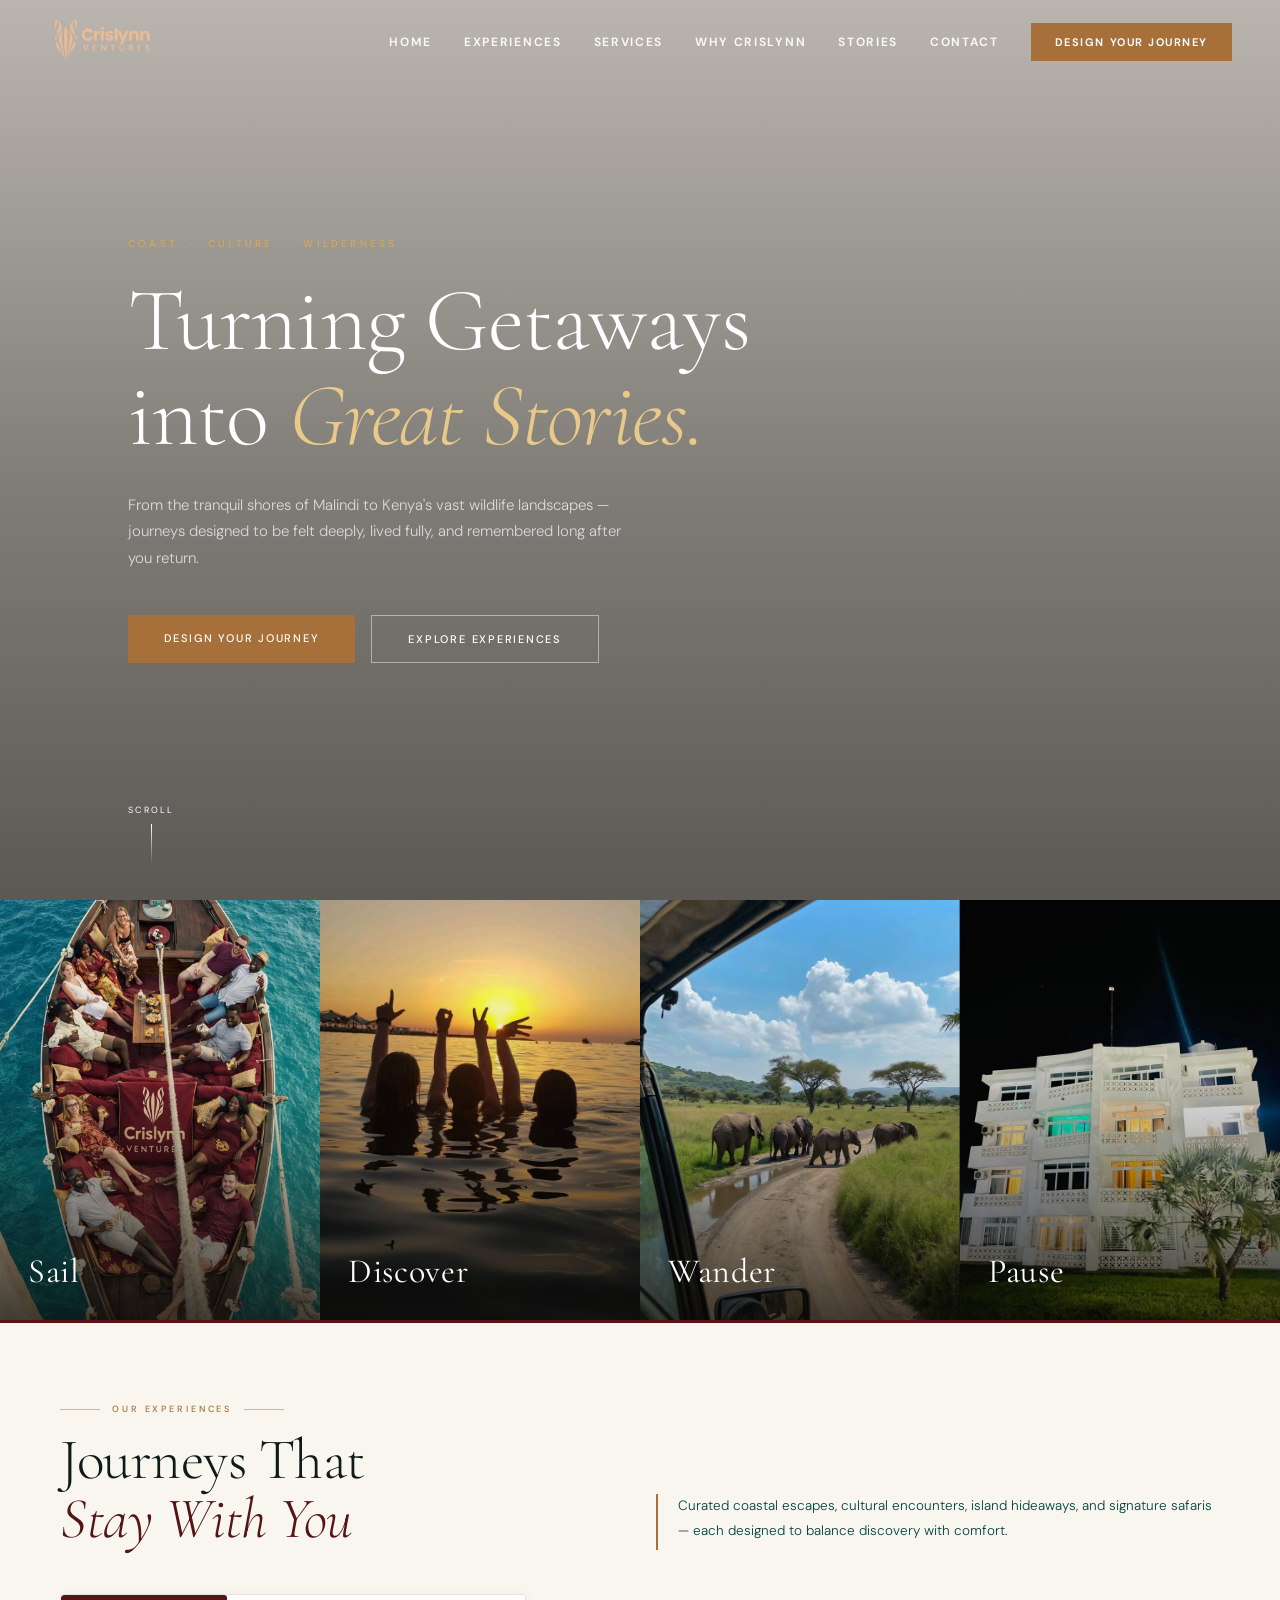
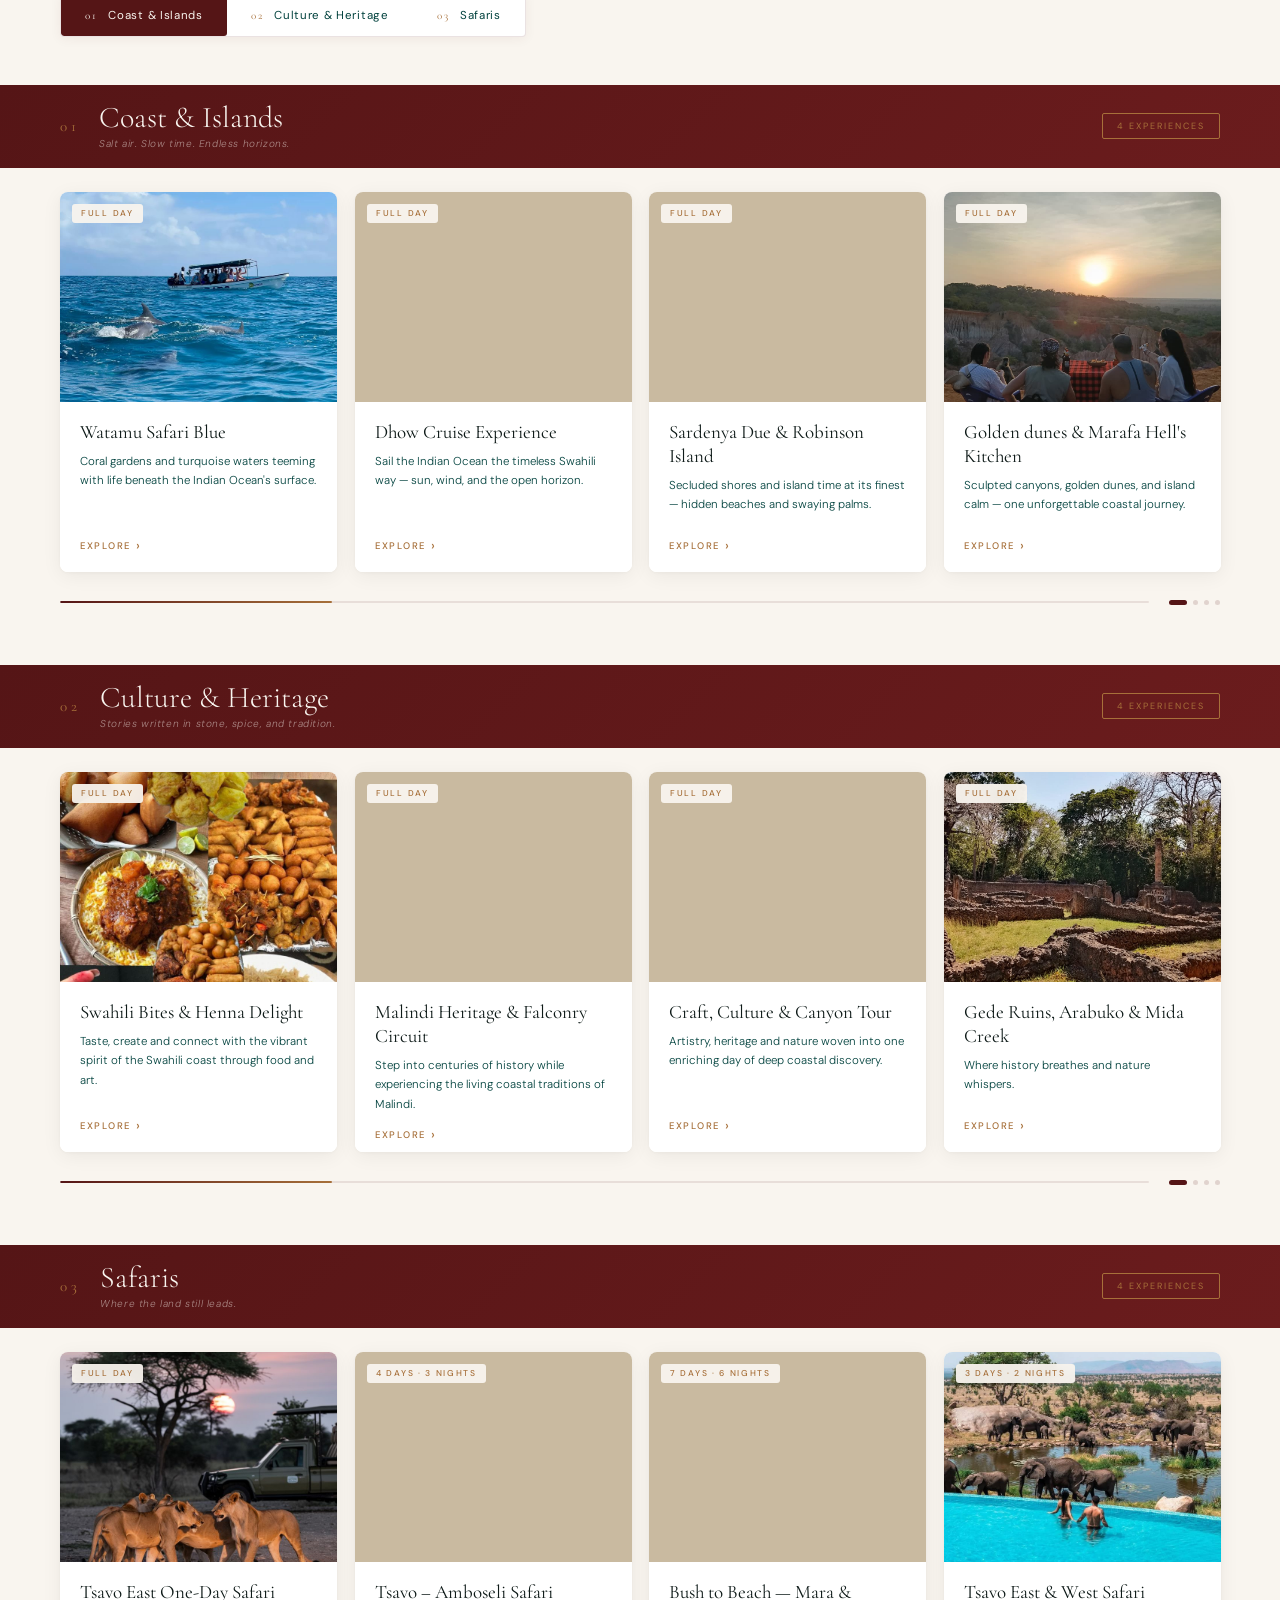
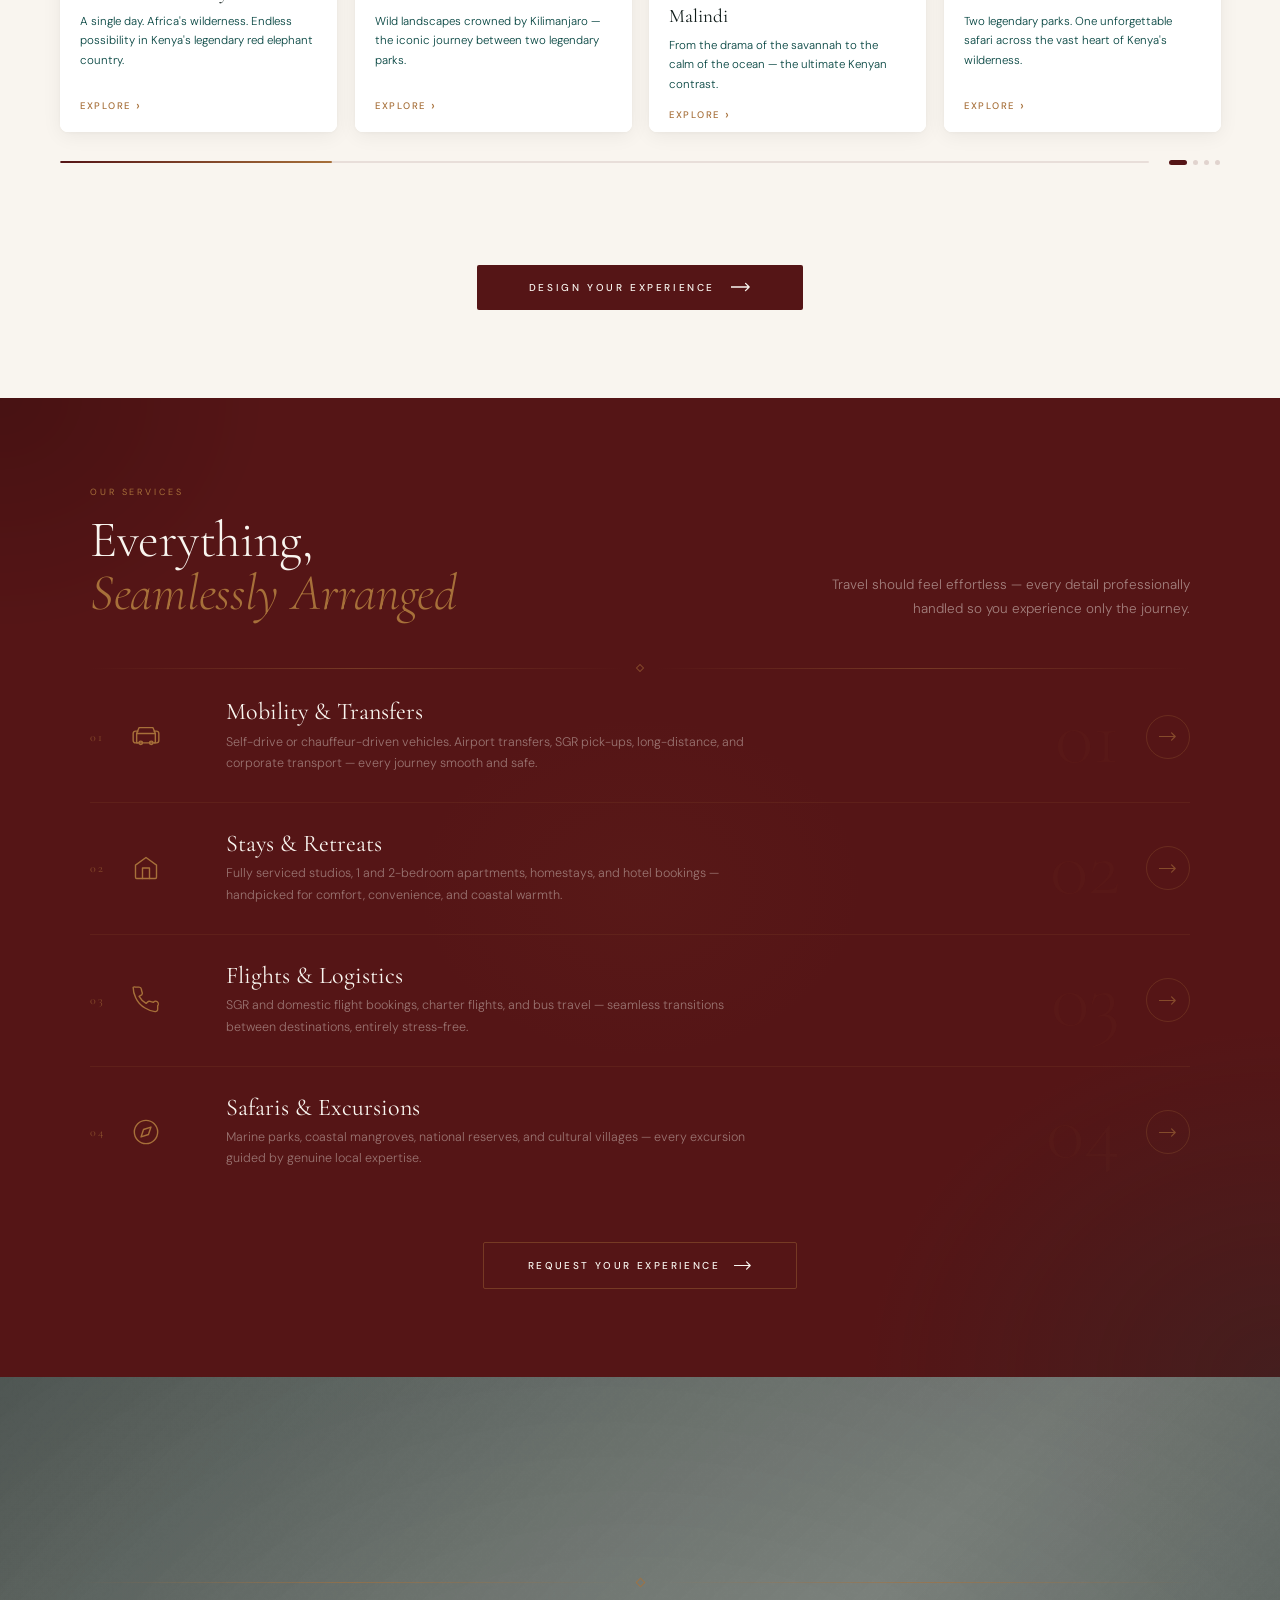
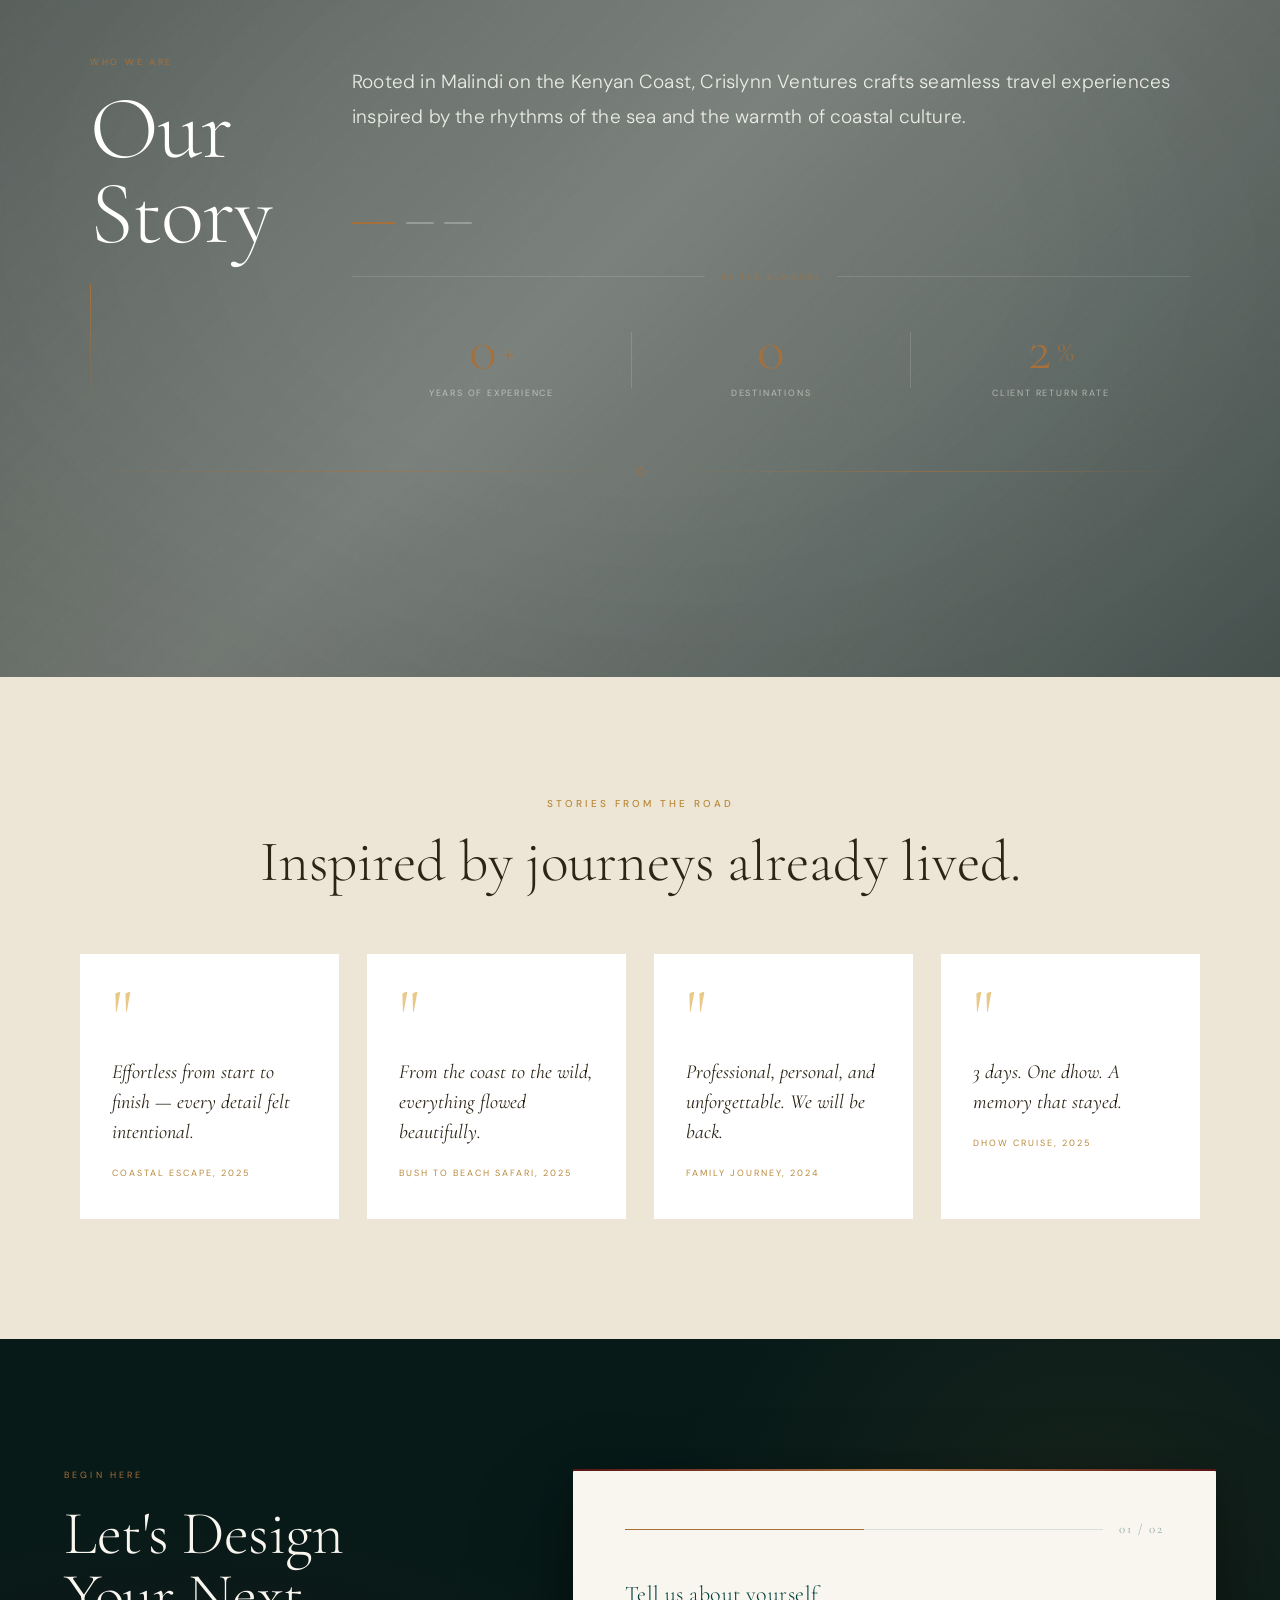
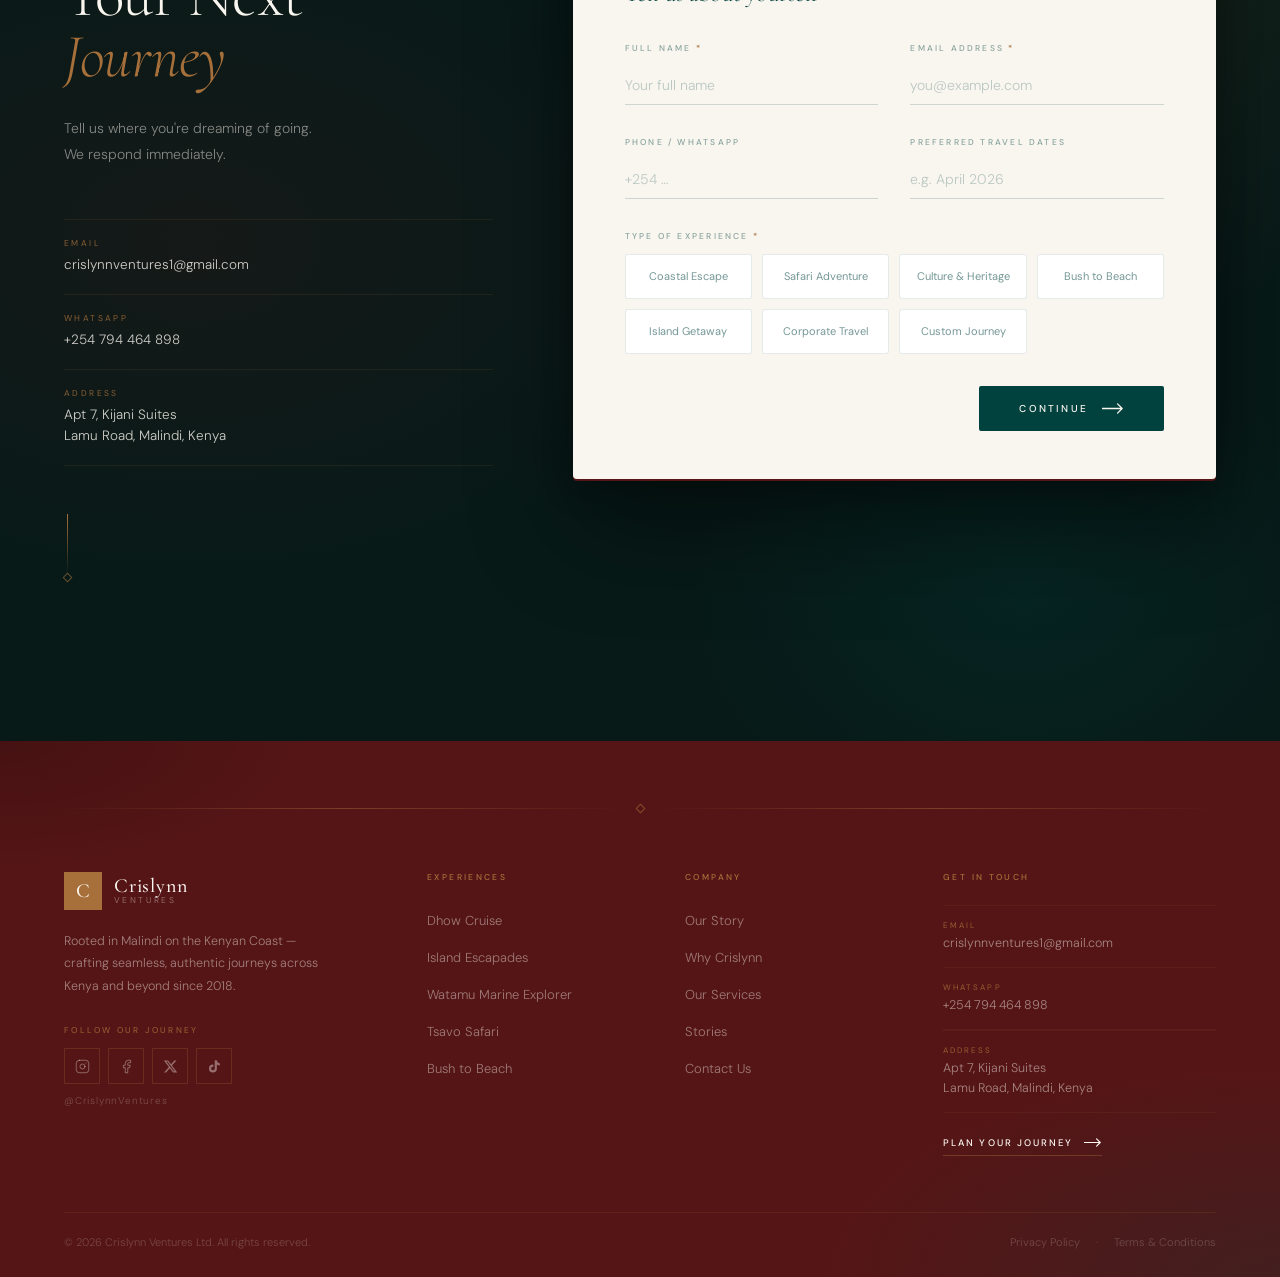
<file: index.html>
<!DOCTYPE html>
<html lang="en">
<head>
  <meta charset="UTF-8">
  <meta name="viewport" content="width=device-width, initial-scale=1.0">
  <title>Crislynn Ventures — Turning Getaways into Great Stories</title>
  <link rel="icon" href="Favicon1.ico" type="image/x-icon">
  <link rel="preconnect" href="https://fonts.googleapis.com">
  <link rel="preconnect" href="https://fonts.gstatic.com" crossorigin>
  <link href="https://fonts.googleapis.com/css2?family=Cormorant+Garamond:ital,wght@0,300;0,400;0,500;0,600;1,300;1,400;1,500&family=DM+Sans:ital,opsz,wght@0,9..40,300;0,9..40,400;0,9..40,500;0,9..40,600&display=swap" rel="stylesheet">
  <link rel="stylesheet" href="styles.css">
</head>
<body>

<!-- ── NAVBAR ── -->
<nav id="navbar">
  <div class="nav-logo">
  <img src="images/Crislynn-logo.png" alt="Crislynn Ventures Logo">
  </div>
  <ul class="nav-links">
    <li><a href="#home">Home</a></li>
    <li><a href="#experiences">Experiences</a></li>
    <li><a href="#services">Services</a></li>
    <li><a href="#about">Why Crislynn</a></li>
    <li><a href="#stories">Stories</a></li>
    <li><a href="#contact">Contact</a></li>
    <li><a href="#contact" class="nav-cta">Design Your Journey</a></li>
  </ul>
  <div class="nav-burger" id="navBurger">
    <span></span><span></span><span></span>
  </div>
</nav>

<!-- ── HERO ── -->
<section id="hero">
  <div class="hero-bg">
  <video class="hero-video" autoplay muted loop playsinline>
    <source src="https://www.pexels.com/download/video/6168935/" type="video/mp4">
    </video>
    <div class="hero-video-overlay"></div>
  </div>
  <div class="hero-content">
    <p class="hero-eyebrow">Coast &nbsp;·&nbsp; Culture &nbsp;·&nbsp; Wilderness</p>
    <h1 class="hero-title">Turning Getaways<br>into <em>Great Stories.</em></h1>
    <p class="hero-sub">From the tranquil shores of Malindi to Kenya's vast wildlife landscapes — journeys designed to be felt deeply, lived fully, and remembered long after you return.</p>
    <div class="hero-btns">
      <a href="#contact" class="btn-primary">Design Your Journey</a>
      <a href="#experiences" class="btn-outline">Explore Experiences</a>
    </div>
  </div>
  <div class="hero-scroll">
    <span>Scroll</span>
    <div class="scroll-line"></div>
  </div>
</section>

<!-- ── VISUAL STORYTELLING STRIP ── -->
<section id="visual-strip">
  <div class="strip-grid">
    <div class="strip-card">
      <div class="strip-img" style="background-image:url('images/Sail.jpeg')"></div>
      <div class="strip-overlay"></div>
      <div class="strip-label">Sail</div>
    </div>
    <div class="strip-card">
      <div class="strip-img" style="background-image:url('images/Discover.jpeg')"></div>
      <div class="strip-overlay"></div>
      <div class="strip-label">Discover</div>
    </div>
    <div class="strip-card">
      <div class="strip-img" style="background-image:url('images/Wander.jpg')"></div>
      <div class="strip-overlay"></div>
      <div class="strip-label">Wander</div>
    </div>
    <div class="strip-card">
      <div class="strip-img" style="background-image:url('images/Pause.jpeg')"></div>
      <div class="strip-overlay"></div>
      <div class="strip-label">Pause</div>
    </div>
  </div>
</section>

<!-- ════════════════════════════════════════════════════
     EXPERIENCES SECTION — Luxury v4
     Removed: side arrows
     Added: fixed card height · equal L/R padding
     · balanced L+bottom burgundy accent on hover
════════════════════════════════════════════════════ -->

<section id="experiences">

  <!-- Header -->
  <div class="exp-header">
    <div class="exp-header-text">
      <span class="exp-eyebrow"><span class="exp-eyebrow-line"></span>Our Experiences<span class="exp-eyebrow-line"></span></span>
      <h2 class="exp-title">Journeys That<br><em class="exp-title-em">Stay With You</em></h2>
    </div>
    <p class="exp-intro">Curated coastal escapes, cultural encounters, island hideaways, and signature safaris — each designed to balance discovery with comfort.</p>
  </div>

  <!-- Tab nav -->
  <div class="exp-tabs-wrap">
    <div class="exp-tabs" id="expTabs">
      <button class="exp-tab active" data-target="0" onclick="expScrollTo(0)">
        <span class="exp-tab-num">01</span><span class="exp-tab-name">Coast &amp; Islands</span>
      </button>
      <button class="exp-tab" data-target="1" onclick="expScrollTo(1)">
        <span class="exp-tab-num">02</span><span class="exp-tab-name">Culture &amp; Heritage</span>
      </button>
      <button class="exp-tab" data-target="2" onclick="expScrollTo(2)">
        <span class="exp-tab-num">03</span><span class="exp-tab-name">Safaris</span>
      </button>
      <div class="exp-tab-ink" id="expTabInk"></div>
    </div>
  </div>


  <!-- 01 COAST & ISLANDS -->
  <div class="exp-category" id="expCat0" data-cat="0">
    <div class="exp-cat-banner">
      <div class="exp-cat-banner-left">
        <span class="exp-cat-num">01</span>
        <div><h3 class="exp-cat-title">Coast &amp; Islands</h3><span class="exp-cat-tagline">Salt air. Slow time. Endless horizons.</span></div>
      </div>
      <span class="exp-cat-count">4 experiences</span>
    </div>

    <div class="exp-slider-wrap">
      <div class="exp-track" id="track-0"
        onmousedown="dragStart(event,0)" onmousemove="dragMove(event,0)"
        onmouseup="dragEnd(0)" onmouseleave="dragEnd(0)"
        ontouchstart="touchStart(event,0)" ontouchmove="touchMove(event,0)" ontouchend="dragEnd(0)">

        <div class="exp-card" onmousemove="tiltCard(event,this)" onmouseleave="resetTilt(this)">
          <a class="exp-card-link" href="WatamuMarineExplorer.html">
            <div class="exp-media"><img class="exp-media-img" src="images/Watamumarine4.jpg" alt="Watamu Marine Explorer"><span class="exp-tag">Full Day</span><span class="exp-card-cta">Explore →</span></div>
            <div class="exp-body"><h4 class="exp-card-title">Watamu Safari Blue</h4><p class="exp-card-desc">Coral gardens and turquoise waters teeming with life beneath the Indian Ocean's surface.</p><span class="exp-link">Explore <span class="exp-link-arrow">›</span></span></div>
          </a>
        </div>

        <div class="exp-card" onmousemove="tiltCard(event,this)" onmouseleave="resetTilt(this)">
          <a class="exp-card-link" href="dhowsCruiseExp.html">
            <div class="exp-media"><video class="exp-media-img" autoplay muted loop playsinline><source src="https://www.pexels.com/download/video/11025496/" type="video/mp4"></video><span class="exp-tag">Full Day</span><span class="exp-card-cta">Explore →</span></div>
            <div class="exp-body"><h4 class="exp-card-title">Dhow Cruise Experience</h4><p class="exp-card-desc">Sail the Indian Ocean the timeless Swahili way — sun, wind, and the open horizon.</p><span class="exp-link">Explore <span class="exp-link-arrow">›</span></span></div>
          </a>
        </div>

        <div class="exp-card" onmousemove="tiltCard(event,this)" onmouseleave="resetTilt(this)">
          <a class="exp-card-link" href="IslandEscapades.html">
            <div class="exp-media"><video class="exp-media-img" autoplay muted loop playsinline><source src="https://www.pexels.com/download/video/17968553/" type="video/mp4"></video><span class="exp-tag">Full Day</span><span class="exp-card-cta">Explore →</span></div>
            <div class="exp-body"><h4 class="exp-card-title">Sardenya Due &amp; Robinson Island</h4><p class="exp-card-desc">Secluded shores and island time at its finest — hidden beaches and swaying palms.</p><span class="exp-link">Explore <span class="exp-link-arrow">›</span></span></div>
          </a>
        </div>

        <div class="exp-card" onmousemove="tiltCard(event,this)" onmouseleave="resetTilt(this)">
          <a class="exp-card-link" href="goldenSandsAndMarafaAdventure.html">
            <div class="exp-media"><img class="exp-media-img" src="images/Marafa.jpeg" alt="Golden Sands & Marafa Dunes"><span class="exp-tag">Full Day</span><span class="exp-card-cta">Explore →</span></div>
            <div class="exp-body"><h4 class="exp-card-title">Golden dunes &amp; Marafa Hell's Kitchen</h4><p class="exp-card-desc">Sculpted canyons, golden dunes, and island calm — one unforgettable coastal journey.</p><span class="exp-link">Explore <span class="exp-link-arrow">›</span></span></div>
          </a>
        </div>

      </div>
    </div>
    <div class="exp-footer-row">
      <div class="exp-prog-wrap"><div class="exp-prog-bar" id="prog-0"></div></div>
      <div class="exp-progress" id="dots-0"></div>
    </div>
  </div>


  <!-- 02 CULTURE & HERITAGE -->
  <div class="exp-category" id="expCat1" data-cat="1">
    <div class="exp-cat-banner">
      <div class="exp-cat-banner-left">
        <span class="exp-cat-num">02</span>
        <div><h3 class="exp-cat-title">Culture &amp; Heritage</h3><span class="exp-cat-tagline">Stories written in stone, spice, and tradition.</span></div>
      </div>
      <span class="exp-cat-count">4 experiences</span>
    </div>

    <div class="exp-slider-wrap">
      <div class="exp-track" id="track-1"
        onmousedown="dragStart(event,1)" onmousemove="dragMove(event,1)"
        onmouseup="dragEnd(1)" onmouseleave="dragEnd(1)"
        ontouchstart="touchStart(event,1)" ontouchmove="touchMove(event,1)" ontouchend="dragEnd(1)">

        <div class="exp-card" onmousemove="tiltCard(event,this)" onmouseleave="resetTilt(this)">
          <a class="exp-card-link" href="swahilibites.html">
            <div class="exp-media"><img class="exp-media-img" src="images/Swahilifood.jpeg" alt="Swahili Bites"><span class="exp-tag">Full Day</span><span class="exp-card-cta">Explore →</span></div>
            <div class="exp-body"><h4 class="exp-card-title">Swahili Bites &amp; Henna Delight</h4><p class="exp-card-desc">Taste, create and connect with the vibrant spirit of the Swahili coast through food and art.</p><span class="exp-link">Explore <span class="exp-link-arrow">›</span></span></div>
          </a>
        </div>

        <div class="exp-card" onmousemove="tiltCard(event,this)" onmouseleave="resetTilt(this)">
          <a class="exp-card-link" href="Malindiheritage.html">
            <div class="exp-media"><video class="exp-media-img" autoplay muted loop playsinline><source src="videos/MalindiCulture.mp4" type="video/mp4"></video><span class="exp-tag">Full Day</span><span class="exp-card-cta">Explore →</span></div>
            <div class="exp-body"><h4 class="exp-card-title">Malindi Heritage &amp; Falconry Circuit</h4><p class="exp-card-desc">Step into centuries of history while experiencing the living coastal traditions of Malindi.</p><span class="exp-link">Explore <span class="exp-link-arrow">›</span></span></div>
          </a>
        </div>

        <div class="exp-card" onmousemove="tiltCard(event,this)" onmouseleave="resetTilt(this)">
          <a class="exp-card-link" href="CraftCultureCanyon.html">
            <div class="exp-media"><video class="exp-media-img" autoplay muted loop playsinline><source src="https://www.pexels.com/download/video/3967167/" type="video/mp4"></video><span class="exp-tag">Full Day</span><span class="exp-card-cta">Explore →</span></div>
            <div class="exp-body"><h4 class="exp-card-title">Craft, Culture &amp; Canyon Tour</h4><p class="exp-card-desc">Artistry, heritage and nature woven into one enriching day of deep coastal discovery.</p><span class="exp-link">Explore <span class="exp-link-arrow">›</span></span></div>
          </a>
        </div>

        <div class="exp-card" onmousemove="tiltCard(event,this)" onmouseleave="resetTilt(this)">
          <a class="exp-card-link" href="ancientStones.html">
            <div class="exp-media"><img class="exp-media-img" src="images/Ancientstones.jpeg" alt="Ancient Stones"><span class="exp-tag">Full Day</span><span class="exp-card-cta">Explore →</span></div>
            <div class="exp-body"><h4 class="exp-card-title">Gede Ruins, Arabuko &amp; Mida Creek</h4><p class="exp-card-desc">Where history breathes and nature whispers.</p><span class="exp-link">Explore <span class="exp-link-arrow">›</span></span></div>
          </a>
        </div>

      </div>
    </div>
    <div class="exp-footer-row">
      <div class="exp-prog-wrap"><div class="exp-prog-bar" id="prog-1"></div></div>
      <div class="exp-progress" id="dots-1"></div>
    </div>
  </div>


  <!-- 03 SAFARIS -->
  <div class="exp-category" id="expCat2" data-cat="2">
    <div class="exp-cat-banner">
      <div class="exp-cat-banner-left">
        <span class="exp-cat-num">03</span>
        <div><h3 class="exp-cat-title">Safaris</h3><span class="exp-cat-tagline">Where the land still leads.</span></div>
      </div>
      <span class="exp-cat-count">4 experiences</span>
    </div>

    <div class="exp-slider-wrap">
      <div class="exp-track" id="track-2"
        onmousedown="dragStart(event,2)" onmousemove="dragMove(event,2)"
        onmouseup="dragEnd(2)" onmouseleave="dragEnd(2)"
        ontouchstart="touchStart(event,2)" ontouchmove="touchMove(event,2)" ontouchend="dragEnd(2)">

        <div class="exp-card" onmousemove="tiltCard(event,this)" onmouseleave="resetTilt(this)">
           <a class="exp-card-link" href="TsavoEast.html?title=Tsavo%20East%20One-Day%20Safari&desc=A%20single%20day.%20Africa%27s%20wilderness.%20Endless%20possibility%20in%20Kenya%27s%20legendary%20red%20elephant%20country.&media=images/Tsavoeast.jpg&type=image&tag=Full%20Day">
            <div class="exp-media"><img class="exp-media-img" src="images/Tsavoeast.jpg" alt="Tsavo East"><span class="exp-tag">Full Day</span><span class="exp-card-cta">Explore →</span></div>
            <div class="exp-body"><h4 class="exp-card-title">Tsavo East One-Day Safari</h4><p class="exp-card-desc">A single day. Africa's wilderness. Endless possibility in Kenya's legendary red elephant country.</p><span class="exp-link">Explore <span class="exp-link-arrow">›</span></span></div>
          </a>
        </div>

        <div class="exp-card" onmousemove="tiltCard(event,this)" onmouseleave="resetTilt(this)">
          <a class="exp-card-link" href="tsavoAmboseli.html?title=Tsavo%20%E2%80%93%20Amboseli%20Safari&desc=Wild%20landscapes%20crowned%20by%20Kilimanjaro%20%E2%80%94%20the%20iconic%20journey%20between%20two%20legendary%20parks.&media=videos/Amboseli.mp4&type=video&tag=4%20days%20%C2%B7%203%20nights">
            <div class="exp-media"><video class="exp-media-img" autoplay muted loop playsinline><source src="videos/Amboseli.mp4" type="video/mp4"></video><span class="exp-tag">4 days · 3 nights</span><span class="exp-card-cta">Explore →</span></div>
            <div class="exp-body"><h4 class="exp-card-title">Tsavo – Amboseli Safari</h4><p class="exp-card-desc">Wild landscapes crowned by Kilimanjaro — the iconic journey between two legendary parks.</p><span class="exp-link">Explore <span class="exp-link-arrow">›</span></span></div>
          </a>
        </div>

        <div class="exp-card" onmousemove="tiltCard(event,this)" onmouseleave="resetTilt(this)">
            <a class="exp-card-link" href="bushToBeachSafiris.html?title=Bush%20to%20Beach%20%E2%80%94%20Mara%20%26%20Malindi&desc=From%20the%20drama%20of%20the%20savannah%20to%20the%20calm%20of%20the%20ocean%20%E2%80%94%20the%20ultimate%20Kenyan%20contrast.&media=videos/Maasaimara.mp4&type=video&tag=7%20days%20%C2%B7%206%20nights">
            <div class="exp-media"><video class="exp-media-img" autoplay muted loop playsinline><source src="videos/Maasaimara.mp4" type="video/mp4"></video><span class="exp-tag">7 days · 6 nights</span><span class="exp-card-cta">Explore →</span></div>
            <div class="exp-body"><h4 class="exp-card-title">Bush to Beach — Mara &amp; Malindi</h4><p class="exp-card-desc">From the drama of the savannah to the calm of the ocean — the ultimate Kenyan contrast.</p><span class="exp-link">Explore <span class="exp-link-arrow">›</span></span></div>
          </a>
        </div>

        <div class="exp-card" onmousemove="tiltCard(event,this)" onmouseleave="resetTilt(this)">
          <a class="exp-card-link" href="TsavoEastWest.html">
            <div class="exp-media"><img class="exp-media-img" src="images/TsavoEastandWest.jpg" alt="Tsavo East & West"><span class="exp-tag">3 days · 2 nights</span><span class="exp-card-cta">Explore →</span></div>
            <div class="exp-body"><h4 class="exp-card-title">Tsavo East &amp; West Safari</h4><p class="exp-card-desc">Two legendary parks. One unforgettable safari across the vast heart of Kenya's wilderness.</p><span class="exp-link">Explore <span class="exp-link-arrow">›</span></span></div>
          </a>
        </div>

      </div>
    </div>
    <div class="exp-footer-row">
      <div class="exp-prog-wrap"><div class="exp-prog-bar" id="prog-2"></div></div>
      <div class="exp-progress" id="dots-2"></div>
    </div>
  </div>

  <!-- CTA -->
  <div class="exp-cta">
    <a href="#contact" class="exp-cta-btn">
      Design Your Experience
      <svg viewBox="0 0 22 10" fill="none"><path d="M0 5h20M16 1l4 4-4 4" stroke="currentColor" stroke-width="1.4" stroke-linecap="round" stroke-linejoin="round"/></svg>
    </a>
  </div>

</section>

<!-- ════════════════════════════════════════════
     SERVICES SECTION — Luxury Redesign
     Background #551516 · Gold #a7703a · Green #02423e
════════════════════════════════════════════ -->

<section id="services">

  <!-- Ambient depth layers -->
  <div class="sv-ambient"></div>

  <div class="sv-wrap">

    <!-- ── Header ── -->
    <div class="sv-header">
      <div class="sv-header-left">
        <span class="sv-eyebrow">Our Services</span>
        <h2 class="sv-title">Everything,<br><em>Seamlessly Arranged</em></h2>
      </div>
      <p class="sv-sub">Travel should feel effortless — every detail professionally handled so you experience only the journey.</p>
    </div>

    <!-- ── Divider ── -->
    <div class="sv-rule">
      <span class="sv-rule-line"></span>
      <span class="sv-rule-diamond"></span>
      <span class="sv-rule-line"></span>
    </div>

    <!-- ── Service rows ── -->
    <div class="sv-list">

      <!-- 01 -->
      <div class="sv-item" tabindex="0">
        <div class="sv-item-left">
          <span class="sv-num">01</span>
          <div class="sv-icon">
            <!-- Car / mobility -->
            <svg viewBox="0 0 24 24" fill="none" stroke="currentColor" stroke-width="1.2" stroke-linecap="round" stroke-linejoin="round">
              <path d="M5 17H3a2 2 0 0 1-2-2V9a2 2 0 0 1 2-2h2"/>
              <path d="M19 17h2a2 2 0 0 0 2-2V9a2 2 0 0 0-2-2h-2"/>
              <path d="M4 9l2-5h12l2 5"/>
              <path d="M4 9h16v8H4z"/>
              <circle cx="7.5" cy="17" r="1.5"/>
              <circle cx="16.5" cy="17" r="1.5"/>
            </svg>
          </div>
        </div>
        <div class="sv-item-body">
          <h4 class="sv-name">Mobility &amp; Transfers</h4>
          <p class="sv-desc">Self-drive or chauffeur-driven vehicles. Airport transfers, SGR pick-ups, long-distance, and corporate transport — every journey smooth and safe.</p>
        </div>
        <div class="sv-item-right">
          <a href="#contact" class="sv-link" aria-label="Enquire about Mobility & Transfers">
            <svg viewBox="0 0 20 10" fill="none">
              <path d="M0 5h18M14 1l4 4-4 4" stroke="currentColor" stroke-width="1.3" stroke-linecap="round" stroke-linejoin="round"/>
            </svg>
          </a>
        </div>
        <span class="sv-watermark">01</span>
      </div>

      <div class="sv-divider"></div>

      <!-- 02 -->
      <div class="sv-item" tabindex="0">
        <div class="sv-item-left">
          <span class="sv-num">02</span>
          <div class="sv-icon">
            <!-- Home / stays -->
            <svg viewBox="0 0 24 24" fill="none" stroke="currentColor" stroke-width="1.2" stroke-linecap="round" stroke-linejoin="round">
              <path d="M3 9.5L12 3l9 6.5V20a1 1 0 0 1-1 1H4a1 1 0 0 1-1-1V9.5z"/>
              <path d="M9 21V12h6v9"/>
            </svg>
          </div>
        </div>
        <div class="sv-item-body">
          <h4 class="sv-name">Stays &amp; Retreats</h4>
          <p class="sv-desc">Fully serviced studios, 1 and 2-bedroom apartments, homestays, and hotel bookings — handpicked for comfort, convenience, and coastal warmth.</p>
        </div>
        <div class="sv-item-right">
          <a href="#contact" class="sv-link" aria-label="Enquire about Stays & Retreats">
            <svg viewBox="0 0 20 10" fill="none">
              <path d="M0 5h18M14 1l4 4-4 4" stroke="currentColor" stroke-width="1.3" stroke-linecap="round" stroke-linejoin="round"/>
            </svg>
          </a>
        </div>
        <span class="sv-watermark">02</span>
      </div>

      <div class="sv-divider"></div>

      <!-- 03 -->
      <div class="sv-item" tabindex="0">
        <div class="sv-item-left">
          <span class="sv-num">03</span>
          <div class="sv-icon">
            <!-- Plane / flights -->
            <svg viewBox="0 0 24 24" fill="none" stroke="currentColor" stroke-width="1.2" stroke-linecap="round" stroke-linejoin="round">
              <path d="M22 16.92v3a2 2 0 0 1-2.18 2 19.79 19.79 0 0 1-8.63-3.07A19.5 19.5 0 0 1 3.07 9.8 19.79 19.79 0 0 1 .99 1.17 2 2 0 0 1 3 .99h3a2 2 0 0 1 2 1.72c.13.96.36 1.9.7 2.81a2 2 0 0 1-.45 2.11L6.09 8.91a16 16 0 0 0 6 6l1.27-1.27a2 2 0 0 1 2.11-.45c.91.34 1.85.57 2.81.7A2 2 0 0 1 22 16.92z"/>
            </svg>
          </div>
        </div>
        <div class="sv-item-body">
          <h4 class="sv-name">Flights &amp; Logistics</h4>
          <p class="sv-desc">SGR and domestic flight bookings, charter flights, and bus travel — seamless transitions between destinations, entirely stress-free.</p>
        </div>
        <div class="sv-item-right">
          <a href="#contact" class="sv-link" aria-label="Enquire about Flights & Logistics">
            <svg viewBox="0 0 20 10" fill="none">
              <path d="M0 5h18M14 1l4 4-4 4" stroke="currentColor" stroke-width="1.3" stroke-linecap="round" stroke-linejoin="round"/>
            </svg>
          </a>
        </div>
        <span class="sv-watermark">03</span>
      </div>

      <div class="sv-divider"></div>

      <!-- 04 -->
      <div class="sv-item" tabindex="0">
        <div class="sv-item-left">
          <span class="sv-num">04</span>
          <div class="sv-icon">
            <!-- Compass / safaris -->
            <svg viewBox="0 0 24 24" fill="none" stroke="currentColor" stroke-width="1.2" stroke-linecap="round" stroke-linejoin="round">
              <circle cx="12" cy="12" r="10"/>
              <polygon points="16.24,7.76 14.12,14.12 7.76,16.24 9.88,9.88"/>
            </svg>
          </div>
        </div>
        <div class="sv-item-body">
          <h4 class="sv-name">Safaris &amp; Excursions</h4>
          <p class="sv-desc">Marine parks, coastal mangroves, national reserves, and cultural villages — every excursion guided by genuine local expertise.</p>
        </div>
        <div class="sv-item-right">
          <a href="#contact" class="sv-link" aria-label="Enquire about Safaris & Excursions">
            <svg viewBox="0 0 20 10" fill="none">
              <path d="M0 5h18M14 1l4 4-4 4" stroke="currentColor" stroke-width="1.3" stroke-linecap="round" stroke-linejoin="round"/>
            </svg>
          </a>
        </div>
        <span class="sv-watermark">04</span>
      </div>

    </div>

    <!-- ── CTA ── -->
    <div class="sv-cta">
      <a href="#contact" class="sv-cta-btn">
        <span>Request Your Experience</span>
        <svg viewBox="0 0 20 10" fill="none">
          <path d="M0 5h18M14 1l4 4-4 4" stroke="currentColor" stroke-width="1.3" stroke-linecap="round" stroke-linejoin="round"/>
        </svg>
      </a>
    </div>

  </div>
</section>

<!-- ══════════════════════════════════════════════
     ABOUT SECTION
     Paste this block in place of your old #about
══════════════════════════════════════════════ -->

<section id="about">

  <!-- ── Cinematic Video Background ── -->
  <div class="about-video-wrap">
    <video class="about-video" autoplay muted loop playsinline preload="auto">
      <source src="https://www.pexels.com/download/video/13132357/" type="video/mp4">
    </video>
    <!-- Layered overlays for depth & readability -->
    <div class="about-overlay-base"></div>
    <div class="about-overlay-vignette"></div>
    <div class="about-overlay-grain"></div>
  </div>

  <!-- ── Decorative rule top ── -->
  <div class="about-rule-top">
    <span class="about-rule-line"></span>
    <span class="about-rule-diamond"></span>
    <span class="about-rule-line"></span>
  </div>

  <div class="about-inner">

    <!-- ── Left column: eyebrow + title + line ── -->
    <div class="about-left">
      <span class="about-eyebrow">Who We Are</span>
      <h2 class="about-heading">Our<br>Story</h2>
      <div class="about-vert-rule"></div>
    </div>

    <!-- ── Right column: rotating story + stats ── -->
    <div class="about-right">

      <!-- Story slides -->
      <div class="about-story-wrap" id="aboutStoryWrap">

        <div class="about-slide active" data-index="0">
          <p>Rooted in Malindi on the Kenyan Coast, Crislynn Ventures crafts seamless travel experiences inspired by the rhythms of the sea and the warmth of coastal culture.</p>
        </div>

        <div class="about-slide" data-index="1">
          <p>Our deep connection to the coast allows us to curate journeys that feel authentic, immersive, and truly unforgettable — beyond what any guidebook can offer.</p>
        </div>

        <div class="about-slide" data-index="2">
          <p>From curated mobility to hand-picked accommodations and unique cultural experiences, every journey is designed with extraordinary care.</p>
        </div>

      </div>

      <!-- Slide nav dots -->
      <div class="about-slide-nav" id="aboutSlideNav">
        <button class="about-dot active" data-slide="0" aria-label="Story 1"></button>
        <button class="about-dot" data-slide="1" aria-label="Story 2"></button>
        <button class="about-dot" data-slide="2" aria-label="Story 3"></button>
      </div>

      <!-- Divider -->
      <div class="about-stat-divider">
        <span></span>
        <span class="about-stat-divider-label">By The Numbers</span>
        <span></span>
      </div>

      <!-- Stats row -->
      <div class="about-stats" id="aboutStats">

        <div class="about-stat">
          <span class="about-stat-num">
            <span class="counter" data-target="5">0</span>
          </span>
          <span class="about-stat-suffix">+</span>
          <small class="about-stat-label">Years of Experience</small>
        </div>

        <div class="about-stat-sep"></div>

        <div class="about-stat">
          <span class="about-stat-num">
            <span class="counter" data-target="12">0</span>
          </span>
          <span class="about-stat-suffix"></span>
          <small class="about-stat-label">Destinations</small>
        </div>

        <div class="about-stat-sep"></div>

        <div class="about-stat">
          <span class="about-stat-num">
            <span class="counter" data-target="98">0</span>
          </span>
          <span class="about-stat-suffix">%</span>
          <small class="about-stat-label">Client Return Rate</small>
        </div>

      </div>

    </div>
  </div>

  <!-- ── Decorative rule bottom ── -->
  <div class="about-rule-bottom">
    <span class="about-rule-line"></span>
    <span class="about-rule-diamond"></span>
    <span class="about-rule-line"></span>
  </div>

</section>

<!-- ── STORIES ── -->
<section id="stories">
  <div class="stories-inner">
    <p class="section-eyebrow reveal">Stories From the Road</p>
    <h2 class="section-title reveal reveal-delay-1">Inspired by journeys already lived.</h2>
    <div class="stories-grid">
      <div class="story-quote reveal">
        <div class="quote-mark">"</div>
        <p class="quote-text">Effortless from start to finish — every detail felt intentional.</p>
        <div class="quote-source">Coastal Escape, 2025</div>
      </div>
      <div class="story-quote reveal reveal-delay-1">
        <div class="quote-mark">"</div>
        <p class="quote-text">From the coast to the wild, everything flowed beautifully.</p>
        <div class="quote-source">Bush to Beach Safari, 2025</div>
      </div>
      <div class="story-quote reveal reveal-delay-2">
        <div class="quote-mark">"</div>
        <p class="quote-text">Professional, personal, and unforgettable. We will be back.</p>
        <div class="quote-source">Family Journey, 2024</div>
      </div>
      <div class="story-quote reveal reveal-delay-3">
        <div class="quote-mark">"</div>
        <p class="quote-text">3 days. One dhow. A memory that stayed.</p>
        <div class="quote-source">Dhow Cruise, 2025</div>
      </div>
    </div>
  </div>
</section>

<!-- ════════════════════════════════════════════════════
     CONTACT SECTION — Luxury Redesign
     Email via FormSubmit.co (zero backend).
     First submission triggers a one-time activation
     email to karibu@crislynnventures.co.ke — click it.
     Every subsequent submission arrives as a formatted
     table with all client details clearly labelled.
════════════════════════════════════════════════════ -->

<section id="contact">

  <!-- Ambient background texture -->
  <div class="ct-ambient"></div>

  <div class="ct-wrap">

    <!-- ══════════════════════════
         LEFT — Editorial panel
    ══════════════════════════ -->
    <div class="ct-left">

      <div class="ct-left-inner">
        <span class="ct-eyebrow">Begin Here</span>

        <h2 class="ct-heading">
          Let's Design<br>
          Your Next<br>
          <span class="ct-heading-italic">Journey</span>
        </h2>

        <p class="ct-tagline">
          Tell us where you're dreaming of going.<br>
          We respond immediately.
        </p>

        <div class="ct-info-block">

          <a class="ct-info-row" href="mailto:crislynnventures1@gmail.com">
            <span class="ct-info-label">Email</span>
            <span class="ct-info-value">crislynnventures1@gmail.com</span>
          </a>

          <a class="ct-info-row" href="https://wa.me/254794464898" target="_blank" rel="noopener">
            <span class="ct-info-label">WhatsApp</span>
            <span class="ct-info-value">+254 794 464 898</span>
          </a>

          <div class="ct-info-row">
            <span class="ct-info-label">Address</span>
            <span class="ct-info-value">Apt 7, Kijani Suites<br>Lamu Road, Malindi, Kenya</span>
          </div>

        </div>

        <!-- Decorative vertical ornament -->
        <div class="ct-ornament">
          <span class="ct-ornament-line"></span>
          <span class="ct-ornament-diamond"></span>
          <span class="ct-ornament-line ct-ornament-line--short"></span>
        </div>

      </div>
    </div>

    <!-- ══════════════════════════
         RIGHT — Form
    ══════════════════════════ -->
    <div class="ct-right">
      <div class="ct-form-card">

        <!-- Step indicator -->
        <div class="ct-step-bar">
          <div class="ct-step-track">
            <div class="ct-step-fill" id="ctFill"></div>
          </div>
          <span class="ct-step-label" id="ctStepLbl">01 / 02</span>
        </div>

        <form
          id="ctForm"
          action="https://formsubmit.co/crislynnventures1@gmail.com"
          method="POST"
          novalidate>

          <!-- FormSubmit config -->
          <input type="hidden" name="_subject"  value="New Journey Enquiry — Crislynn Ventures">
          <input type="hidden" name="_template" value="table">
          <input type="hidden" name="_captcha"  value="false">
          <input type="text"   name="_honey"    style="display:none">

          <!-- ── STEP 1: Who are you ── -->
          <div class="ct-step-panel" id="ctPanel1">

            <p class="ct-panel-title">Tell us about yourself</p>

            <div class="ct-grid-2">
              <div class="ct-field">
                <label for="ctName">Full Name <span class="ct-ast">*</span></label>
                <input id="ctName" name="Full Name" type="text" placeholder="Your full name" autocomplete="name" required>
                <i class="ct-line"></i>
              </div>
              <div class="ct-field">
                <label for="ctEmail">Email Address <span class="ct-ast">*</span></label>
                <input id="ctEmail" name="Email Address" type="email" placeholder="you@example.com" autocomplete="email" required>
                <i class="ct-line"></i>
              </div>
            </div>

            <div class="ct-grid-2">
              <div class="ct-field">
                <label for="ctPhone">Phone / WhatsApp</label>
                <input id="ctPhone" name="Phone / WhatsApp" type="tel" placeholder="+254 …" autocomplete="tel">
                <i class="ct-line"></i>
              </div>
              <div class="ct-field">
                <label for="ctDates">Preferred Travel Dates</label>
                <input id="ctDates" name="Preferred Travel Dates" type="text" placeholder="e.g. April 2026">
                <i class="ct-line"></i>
              </div>
            </div>

            <div class="ct-field">
              <label>Type of Experience <span class="ct-ast">*</span></label>
              <div class="ct-tiles" id="ctTiles">
                <button type="button" class="ct-tile" data-value="Coastal Escape">
                  <span class="ct-tile-name">Coastal Escape</span>
                </button>
                <button type="button" class="ct-tile" data-value="Safari Adventure">
                  <span class="ct-tile-name">Safari Adventure</span>
                </button>
                <button type="button" class="ct-tile" data-value="Culture & Heritage Tour">
                  <span class="ct-tile-name">Culture &amp; Heritage</span>
                </button>
                <button type="button" class="ct-tile" data-value="Bush to Beach Combo">
                  <span class="ct-tile-name">Bush to Beach</span>
                </button>
                <button type="button" class="ct-tile" data-value="Island Getaway">
                  <span class="ct-tile-name">Island Getaway</span>
                </button>
                <button type="button" class="ct-tile" data-value="Corporate Travel">
                  <span class="ct-tile-name">Corporate Travel</span>
                </button>
                <button type="button" class="ct-tile" data-value="Custom Journey">
                  <span class="ct-tile-name">Custom Journey</span>
                </button>
              </div>
              <input type="hidden" id="ctExp" name="Type of Experience">
            </div>

            <div class="ct-actions ct-actions--right">
              <button type="button" class="ct-btn-next" id="ctNextBtn" onclick="ctNext()">
                <span>Continue</span>
                <svg viewBox="0 0 24 12" fill="none"><path d="M0 6h22M17 1l5 5-5 5" stroke="currentColor" stroke-width="1.4" stroke-linecap="round" stroke-linejoin="round"/></svg>
              </button>
            </div>

          </div>

          <!-- ── STEP 2: Your journey ── -->
          <div class="ct-step-panel ct-step-panel--hidden" id="ctPanel2">

            <p class="ct-panel-title">Describe your dream journey</p>

            <div class="ct-grid-2">
              <div class="ct-field">
                <label for="ctGuests">Number of Guests</label>
                <div class="ct-guests">
                  <button type="button" class="ct-g-btn" onclick="ctAdjGuests(-1)">
                    <svg viewBox="0 0 14 2" fill="none"><path d="M1 1h12" stroke="currentColor" stroke-width="1.5" stroke-linecap="round"/></svg>
                  </button>
                  <span class="ct-g-val" id="ctGuestVal">2</span>
                  <button type="button" class="ct-g-btn" onclick="ctAdjGuests(1)">
                    <svg viewBox="0 0 14 14" fill="none"><path d="M7 1v12M1 7h12" stroke="currentColor" stroke-width="1.5" stroke-linecap="round"/></svg>
                  </button>
                </div>
                <input type="hidden" id="ctGuestsH" name="Number of Guests" value="2 guests">
                <i class="ct-line"></i>
              </div>
              <div class="ct-field">
                <label for="ctHeard">How did you hear about us?</label>
                <div class="ct-select-shell">
                  <select id="ctHeard" name="How They Heard About Us">
                    <option value="" disabled selected>Optional…</option>
                    <option>Google / Search</option>
                    <option>Instagram</option>
                    <option>Facebook</option>
                    <option>Friend / Referral</option>
                    <option>Travel Agent</option>
                    <option>Other</option>
                  </select>
                  <svg class="ct-chevron" viewBox="0 0 12 7" fill="none"><path d="M1 1l5 5 5-5" stroke="currentColor" stroke-width="1.3" stroke-linecap="round"/></svg>
                </div>
                <i class="ct-line"></i>
              </div>
            </div>

            <div class="ct-field">
              <label for="ctMsg">Your dream journey <span class="ct-ast">*</span></label>
              <textarea id="ctMsg" name="Dream Journey Details" placeholder="Where do you want to go? What matters most — adventure, culture, relaxation? Any special occasion we should know about?" required></textarea>
              <i class="ct-line"></i>
            </div>

            <div class="ct-actions ct-actions--split">
              <button type="button" class="ct-btn-back" onclick="ctBack()">
                <svg viewBox="0 0 24 12" fill="none"><path d="M24 6H2M7 1L2 6l5 5" stroke="currentColor" stroke-width="1.4" stroke-linecap="round" stroke-linejoin="round"/></svg>
                <span>Back</span>
              </button>
              <button type="submit" class="ct-btn-submit" id="ctSubBtn">
                <span id="ctSubLbl">Send Enquiry</span>
                <svg viewBox="0 0 24 12" fill="none"><path d="M0 6h22M17 1l5 5-5 5" stroke="currentColor" stroke-width="1.4" stroke-linecap="round" stroke-linejoin="round"/></svg>
              </button>
            </div>

            <p class="ct-privacy">Your details are kept strictly private. We respond immediately.</p>

          </div>

        </form>

        <!-- ── Success screen ── -->
        <div class="ct-success" id="ctSuccess">
          <div class="ct-success-ring">
            <svg viewBox="0 0 64 64" fill="none">
              <circle cx="32" cy="32" r="30" stroke="#a7703a" stroke-width="1"/>
              <path d="M20 32l8 9 16-18" stroke="#a7703a" stroke-width="1.8" stroke-linecap="round" stroke-linejoin="round" class="ct-check-path"/>
            </svg>
          </div>
          <h3 class="ct-success-heading">Enquiry Received</h3>
          <p class="ct-success-body">Thank you. A member of our team will reach out immediately to begin crafting your journey.</p>
          <button class="ct-btn-back" onclick="ctReset()" style="margin-top:32px">Send another enquiry</button>
        </div>

      </div>
    </div>

  </div>
</section>

<!-- ════════════════════════════════════════════════
     FOOTER — Luxury Redesign
     Background: #551516 balanced with gold + green
════════════════════════════════════════════════ -->

<footer id="footer">

  <!-- Ambient top border -->
  <div class="ft-top-rule">
    <span class="ft-rule-line"></span>
    <span class="ft-rule-diamond"></span>
    <span class="ft-rule-line"></span>
  </div>

  <div class="ft-inner">

    <!-- ── Brand column ── -->
    <div class="ft-brand">
      <div class="ft-logo">
        <div class="ft-logo-mark">C</div>
        <div class="ft-logo-text">
          <span class="ft-logo-name">Crislynn</span>
          <span class="ft-logo-sub">Ventures</span>
        </div>
      </div>

      <p class="ft-brand-desc">
        Rooted in Malindi on the Kenyan Coast — crafting seamless, authentic journeys across Kenya and beyond since 2018.
      </p>

      <!-- Social row -->
      <div class="ft-social-label">Follow Our Journey</div>
      <div class="ft-socials">

        <a class="ft-social"
           href="https://www.instagram.com/Crislynnventure/"
           target="_blank" rel="noopener" aria-label="Instagram">
          <svg viewBox="0 0 24 24" fill="none" stroke="currentColor" stroke-width="1.4" stroke-linecap="round" stroke-linejoin="round">
            <rect x="2" y="2" width="20" height="20" rx="5"/>
            <circle cx="12" cy="12" r="4"/>
            <circle cx="17.5" cy="6.5" r="0.8" fill="currentColor" stroke="none"/>
          </svg>
        </a>

        <a class="ft-social"
           href="https://www.facebook.com/profile.php?id=61584847081730"
           target="_blank" rel="noopener" aria-label="Facebook">
          <svg viewBox="0 0 24 24" fill="none" stroke="currentColor" stroke-width="1.4" stroke-linecap="round" stroke-linejoin="round">
            <path d="M18 2h-3a5 5 0 0 0-5 5v3H7v4h3v8h4v-8h3l1-4h-4V7a1 1 0 0 1 1-1h3z"/>
          </svg>
        </a>

        <a class="ft-social"
           href="https://x.com/Crislynnventure"
           target="_blank" rel="noopener" aria-label="X (Twitter)">
          <svg viewBox="0 0 24 24" fill="currentColor">
            <path d="M18.244 2.25h3.308l-7.227 8.26 8.502 11.24H16.17l-5.214-6.817L4.99 21.75H1.68l7.73-8.835L1.254 2.25H8.08l4.713 6.231zm-1.161 17.52h1.833L7.084 4.126H5.117z"/>
          </svg>
        </a>

        <a class="ft-social"
           href="https://www.tiktok.com/@crislynnventures"
           target="_blank" rel="noopener" aria-label="TikTok">
          <svg viewBox="0 0 24 24" fill="currentColor">
            <path d="M19.59 6.69a4.83 4.83 0 0 1-3.77-4.25V2h-3.45v13.67a2.89 2.89 0 0 1-2.88 2.5 2.89 2.89 0 0 1-2.89-2.89 2.89 2.89 0 0 1 2.89-2.89c.28 0 .54.04.79.1V9.01a6.33 6.33 0 0 0-.79-.05 6.34 6.34 0 0 0-6.34 6.34 6.34 6.34 0 0 0 6.34 6.34 6.34 6.34 0 0 0 6.33-6.34V8.69a8.18 8.18 0 0 0 4.78 1.52V6.76a4.85 4.85 0 0 1-1.01-.07z"/>
          </svg>
        </a>

      </div>
      <p class="ft-handle">@CrislynnVentures</p>
    </div>

    <!-- ── Experiences ── -->
    <div class="ft-col">
      <h4 class="ft-col-heading">Experiences</h4>
      <ul class="ft-list">
        <li><a href="#experiences">Dhow Cruise</a></li>
        <li><a href="#experiences">Island Escapades</a></li>
        <li><a href="#experiences">Watamu Marine Explorer</a></li>
        <li><a href="#experiences">Tsavo Safari</a></li>
        <li><a href="#experiences">Bush to Beach</a></li>
      </ul>
    </div>

    <!-- ── Company ── -->
    <div class="ft-col">
      <h4 class="ft-col-heading">Company</h4>
      <ul class="ft-list">
        <li><a href="#about">Our Story</a></li>
        <li><a href="#why-us">Why Crislynn</a></li>
        <li><a href="#services">Our Services</a></li>
        <li><a href="#stories">Stories</a></li>
        <li><a href="#contact">Contact Us</a></li>
      </ul>
    </div>

    <!-- ── Contact ── -->
    <div class="ft-col">
      <h4 class="ft-col-heading">Get In Touch</h4>

      <a class="ft-contact-row" href="mailto:crislynnventures1@gmail.com">
        <span class="ft-contact-label">Email</span>
        <span class="ft-contact-val">crislynnventures1@gmail.com</span>
      </a>

      <a class="ft-contact-row" href="https://wa.me/254794464898" target="_blank" rel="noopener">
        <span class="ft-contact-label">WhatsApp</span>
        <span class="ft-contact-val">+254 794 464 898</span>
      </a>

      <div class="ft-contact-row">
        <span class="ft-contact-label">Address</span>
        <span class="ft-contact-val">Apt 7, Kijani Suites<br>Lamu Road, Malindi, Kenya</span>
      </div>

      <a href="#contact" class="ft-cta">
        Plan Your Journey
        <svg viewBox="0 0 20 10" fill="none">
          <path d="M0 5h18M14 1l4 4-4 4" stroke="currentColor" stroke-width="1.3" stroke-linecap="round" stroke-linejoin="round"/>
        </svg>
      </a>
    </div>

  </div>

  <!-- Bottom bar -->
  <div class="ft-bottom-rule">
    <span class="ft-rule-line"></span>
  </div>

  <div class="ft-bottom">
    <p class="ft-copy">© 2026 Crislynn Ventures Ltd. All rights reserved.</p>
    <div class="ft-bottom-links">
      <a href="#">Privacy Policy</a>
      <span class="ft-bottom-sep">·</span>
      <a href="#">Terms &amp; Conditions</a>
    </div>
  </div>

</footer>

<script src="main.js"></script>
</body>
</html>
</file>
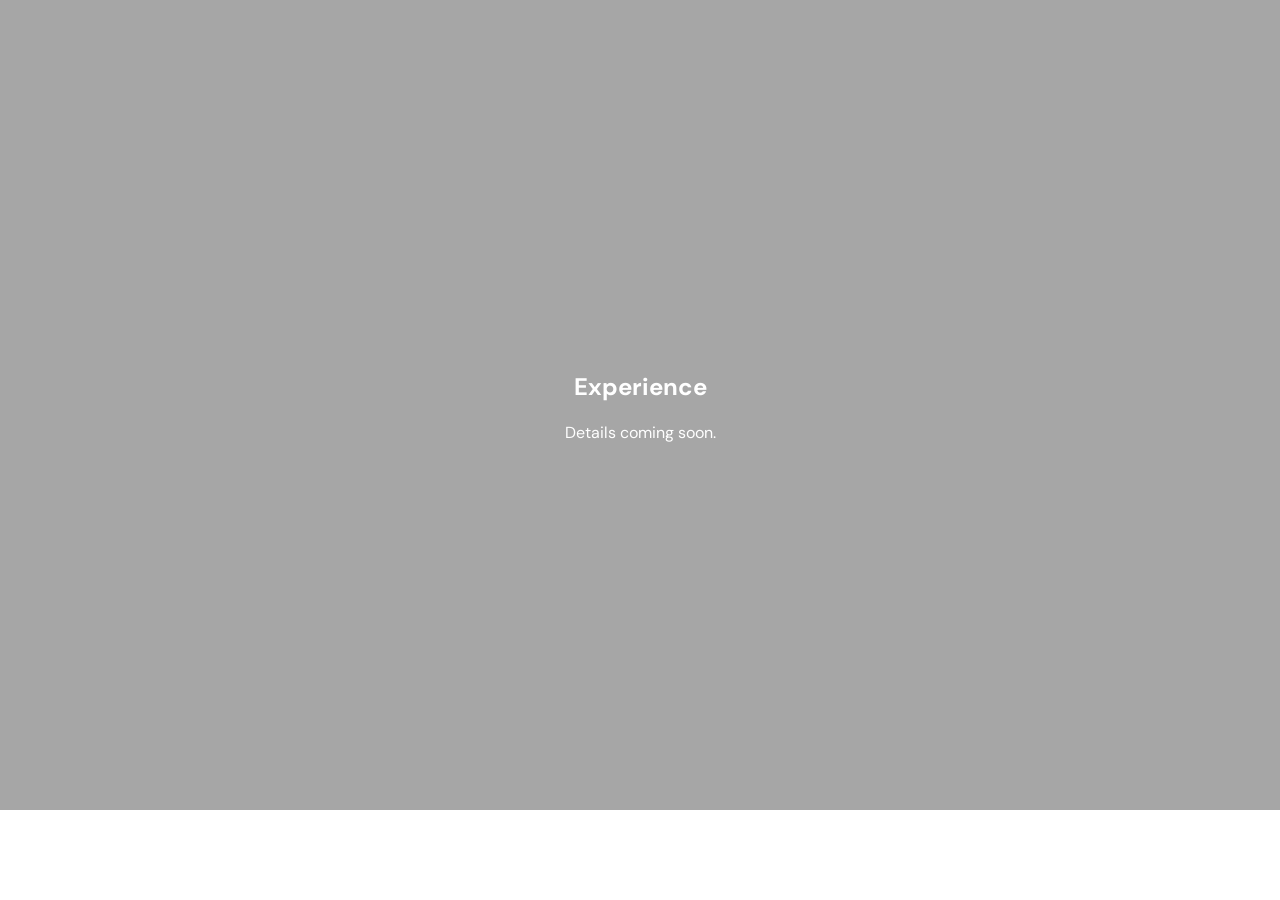
<file: westSafaris.html>
<!DOCTYPE html>
<html lang="en">

<head>

<meta charset="UTF-8">
<meta name="viewport" content="width=device-width, initial-scale=1.0">

<title>Experience</title>

<link href="https://fonts.googleapis.com/css2?family=Cormorant+Garamond:wght@300;400;500&family=DM+Sans:wght@300;400&display=swap" rel="stylesheet">

<style>

body{
margin:0;
font-family:'DM Sans',sans-serif;
}

.exp-hero{
height:90vh;
display:flex;
align-items:center;
justify-content:center;
color:white;
text-align:center;
position:relative;
overflow:hidden;
}

/* video behaves like background */

.exp-hero video{
position:absolute;
top:0;
left:0;
width:100%;
height:100%;
object-fit:cover;
z-index:0;
display:none;
}

/* image behaves like background */

.exp-hero img{
position:absolute;
top:0;
left:0;
width:100%;
height:100%;
object-fit:cover;
z-index:0;
display:none;
}

/* ✨ smooth fade effect */

.exp-hero video,
.exp-hero img{
transition: opacity 0.6s ease;
}

/* overlay */

.exp-hero::after{
content:"";
position:absolute;
inset:0;
background:rgba(0,0,0,.35);
z-index:1;
}

/* text */

.exp-hero-inner{
position:relative;
z-index:2;
max-width:700px;
}

</style>

</head>

<body>

<section class="exp-hero">

<video id="heroVideo" autoplay muted loop playsinline></video>

<img id="heroImage" />

<div class="exp-hero-inner">
<h1 id="expTitle"></h1>
<p id="expDesc"></p>
</div>

</section>


<script>

const data = JSON.parse(localStorage.getItem("selectedExperience"));

const hero = document.querySelector(".exp-hero");
const video = document.getElementById("heroVideo");
const image = document.getElementById("heroImage");

if(data){

document.getElementById("expTitle").innerText = data.title;
document.getElementById("expDesc").innerText = data.desc;

/* ✅ improved safe video check */

if(data.video && data.video !== "null" && data.video !== ""){

video.innerHTML = `<source src="${data.video}" type="video/mp4">`;
video.load();

video.style.display = "block";
video.style.opacity = "1";

image.style.display = "none";
image.style.opacity = "0";

}else if(data.image){

image.src = data.image;

image.style.display = "block";
image.style.opacity = "1";

video.style.display = "none";
video.style.opacity = "0";

}

}else{

document.getElementById("expTitle").innerText = "Experience";
document.getElementById("expDesc").innerText = "Details coming soon.";

}

</script>

</body>

</html>
</file>
<file: styles.css>
*, *::before, *::after { box-sizing: border-box; margin: 0; padding: 0; }

:root {
  --gold: #B8893A;
  --gold-light: #D4A85A;
  --gold-pale: #E8C98A;
  --dark: #1A1510;
  --dark-mid: #2A2018;
  --cream: #F5F0E8;
  --cream-warm: #EDE6D6;
  --text-dark: #2C2416;
  --text-mid: #6B5E4A;
  --text-light: #9A8C7A;
  --white: #FFFFFF;
  --nav-h: 80px;
  --maroon: #551516;
  --green: #02423E;
}

html { scroll-behavior: smooth; }

body {
  font-family: 'DM Sans', sans-serif;
  background: var(--cream);
  color: var(--text-dark);
  overflow-x: hidden;
}

/* ── NAVBAR ── */
nav {
  position: fixed;
  top: 0; left: 0; right: 0;
  z-index: 100;
  height: var(--nav-h);
  display: flex;
  align-items: center;
  justify-content: space-between;
  padding: 0 48px;
  transition: background 0.4s, box-shadow 0.4s;
}
nav.scrolled {
  background: #551516;
  box-shadow: 0 1px 0 #a7703a;
  backdrop-filter: blur(8px);
}

.nav-logo img{
  height:50px;
  width:auto;
  object-fit:contain;
  display:block;
}

.nav-links {
  display: flex;
  align-items: center;
  gap: 32px;
  list-style: none;
}
.nav-links a {
  font-size: 12px;
  font-weight: 650;
  letter-spacing: 0.14em;
  text-transform: uppercase;
  text-decoration: none;
  color: #faf9f8;
  transition: color 0.3s;
}
nav.scrolled .nav-links a { color: #a7703a; }
.nav-links a:hover { color: #551516; }

.nav-cta {
  background: #a7703a;
  color: var(--white) !important;
  padding: 12px 24px;
  font-size: 11px !important;
  letter-spacing: 0.14em;
  text-transform: uppercase;
  text-decoration: none;
  font-weight: 500;
  transition: background 0.3s !important;
}
.nav-cta:hover { background: var(--gold) !important; }

.nav-burger {
  width: 28px;
  display: none;
  flex-direction: column;
  gap: 5px;
  cursor: pointer;
  background: none;
  border: none;
  padding: 4px;
}
.nav-burger span {
  display: block;
  height: 2px;
  background: #ffffff;
  border-radius: 2px;
  transition: transform 0.3s ease, opacity 0.2s ease, background 0.4s;
}
nav.scrolled .nav-burger span { background: #F9F5EF; }

/* Burger open — animated X */
.nav-burger.burger-open span:nth-child(1) {
  transform: translateY(7px) rotate(45deg);
}
.nav-burger.burger-open span:nth-child(2) {
  opacity: 0;
  transform: scaleX(0);
}
.nav-burger.burger-open span:nth-child(3) {
  transform: translateY(-7px) rotate(-45deg);
}

/* ── MOBILE NAV — show burger, hide links ── */
@media (max-width: 900px) {
  nav {
    padding: 0 24px;
  }

  .nav-burger {
    display: flex;
  }

  .nav-links {
    display: none;
    flex-direction: column;
    align-items: flex-start;
    position: fixed;
    top: var(--nav-h);
    left: 0;
    right: 0;
    background: #551516;
    padding: 24px 32px 32px;
    gap: 4px;
    box-shadow: 0 8px 32px rgba(0,0,0,0.3);
    z-index: 99;
    border-top: 1px solid rgba(167,112,58,0.3);
  }

  .nav-links.nav-open {
    display: flex;
  }

  .nav-links li {
    width: 100%;
    border-bottom: 1px solid rgba(167,112,58,0.12);
  }

  .nav-links li:last-child {
    border-bottom: none;
    padding-top: 8px;
  }

  .nav-links a {
    color: #F9F5EF !important;
    font-size: 13px !important;
    display: block;
    padding: 12px 0;
  }

  .nav-links a:hover {
    color: #a7703a !important;
  }

  .nav-cta {
    display: inline-block !important;
    text-align: center;
    width: 100%;
    padding: 14px 24px !important;
    margin-top: 4px;
  }
}

/* ── HERO ── */
#hero {
  position: relative;
  height: 100vh;
  min-height: 700px;
  display: flex;
  flex-direction: column;
  align-items: flex-start;
  justify-content: center;
  overflow: hidden;
}
.hero-bg {
  position: absolute;
  inset: 0;
  overflow: hidden;
}
.hero-video {
  position: absolute;
  inset: 0;
  width: 100%;
  height: 100%;
  object-fit: cover;
  display: block;
}

.hero-video-overlay {
  position: absolute;
  inset: 0;
  background: linear-gradient(
    to bottom,
    rgba(10,8,5,0.25) 0%,
    rgba(10,8,5,0.5) 55%,
    rgba(10,8,5,0.65) 100%
  );
}

#hero.loaded .hero-bg { transform: scale(1); }

.hero-content {
  position: relative;
  padding: 0 10vw;
  max-width: 900px;
}
.hero-eyebrow {
  font-size: 10px;
  font-weight: 500;
  letter-spacing: 0.32em;
  text-transform: uppercase;
  color: var(--gold-light);
  margin-bottom: 24px;
  opacity: 0;
  transform: translateY(20px);
  animation: fadeUp 0.8s 0.3s forwards;
}
.hero-title {
  font-family: 'Cormorant Garamond', serif;
  font-size: clamp(46px, 7vw, 90px);
  font-weight: 300;
  color: var(--white);
  line-height: 1.06;
  letter-spacing: -0.01em;
  opacity: 0;
  transform: translateY(30px);
  animation: fadeUp 0.9s 0.5s forwards;
  margin-bottom: 28px;
}
.hero-title em { font-style: italic; color: var(--gold-pale); }
.hero-sub {
  font-size: 15px;
  font-weight: 300;
  color: rgba(255,255,255,0.72);
  max-width: 500px;
  line-height: 1.75;
  margin-bottom: 44px;
  opacity: 0;
  transform: translateY(20px);
  animation: fadeUp 0.8s 0.7s forwards;
}
.hero-btns {
  display: flex;
  gap: 16px;
  flex-wrap: wrap;
  opacity: 0;
  transform: translateY(20px);
  animation: fadeUp 0.8s 0.9s forwards;
}
.btn-primary {
  background: #a7703a;
  color: var(--white);
  padding: 16px 36px;
  font-size: 11px;
  font-weight: 500;
  letter-spacing: 0.16em;
  text-transform: uppercase;
  text-decoration: none;
  border: none;
  cursor: pointer;
  transition: background 0.3s, transform 0.2s;
  display: inline-block;
}
.btn-primary:hover { background: #551516; transform: translateY(-1px); }
.btn-outline {
  background: transparent;
  color: var(--white);
  padding: 16px 36px;
  font-size: 11px;
  font-weight: 500;
  letter-spacing: 0.16em;
  text-transform: uppercase;
  text-decoration: none;
  border: 1px solid rgba(255,255,255,0.45);
  cursor: pointer;
  transition: border-color 0.3s, background 0.3s, transform 0.2s;
  display: inline-block;
}
.btn-outline:hover { border-color: var(--white); background: #551516; transform: translateY(-1px); }

.hero-scroll {
  position: absolute;
  bottom: 36px;
  left: 10vw;
  display: flex;
  flex-direction: column;
  align-items: center;
  gap: 8px;
  opacity: 0;
  animation: fadeUp 0.8s 1.3s forwards;
}
.hero-scroll span {
  font-size: 9px;
  letter-spacing: 0.25em;
  text-transform: uppercase;
  color: var(--white);
}
.scroll-line {
  width: 1px;
  height: 40px;
  background: linear-gradient(to bottom, var(--white), transparent);
  animation: scrollPulse 2s 2s infinite;
}

/* Hero mobile fixes */
@media (max-width: 768px) {
  .hero-content {
    padding: 0 32px;
  }
  .hero-title {
    font-size: clamp(38px, 10vw, 58px);
  }
  .hero-sub {
    font-size: 14px;
  }
}

@media (max-width: 480px) {
  #hero {
    justify-content: flex-end;
    padding-bottom: 80px;
  }
  .hero-content {
    padding: 0 20px;
    max-width: 100%;
  }
  .hero-title {
    font-size: clamp(34px, 11vw, 46px);
    margin-bottom: 16px;
  }
  .hero-sub {
    font-size: 13px;
    line-height: 1.65;
    margin-bottom: 28px;
  }
  .hero-btns {
    flex-direction: column;
    gap: 10px;
  }
  .btn-primary,
  .btn-outline {
    text-align: center;
    padding: 14px 20px;
    width: 100%;
  }
  .hero-scroll {
    display: none;
  }
  .hero-eyebrow {
    font-size: 9px;
    letter-spacing: 0.22em;
    margin-bottom: 16px;
  }
}

/* ── VISUAL STRIP ── */
#visual-strip { width: 100%; }
.strip-grid {
  display: grid;
  grid-template-columns: repeat(4, 1fr);
  height: 420px;
}
.strip-card {
  position: relative;
  overflow: hidden;
  cursor: pointer;
}
.strip-img {
  position: absolute; inset: 0;
  background-size: cover;
  background-position: center;
  transition: transform 0.7s ease;
}
.strip-card:hover .strip-img { transform: scale(1.07); }
.strip-overlay {
  position: absolute; inset: 0;
  background: linear-gradient(to top, rgba(10,8,5,0.75) 0%, rgba(10,8,5,0.1) 55%, transparent 100%);
}
.strip-label {
  position: absolute;
  bottom: 28px; left: 28px;
  font-family: 'Cormorant Garamond', serif;
  font-size: 34px;
  font-weight: 400;
  color: var(--white);
  letter-spacing: 0.02em;
}

/* Visual strip mobile — stack vertically */
@media (max-width: 768px) {
  .strip-grid {
    grid-template-columns: 1fr;
    height: auto;
  }
  .strip-card {
    height: 240px;
  }
  .strip-img {
    position: absolute;
    inset: 0;
    width: 100%;
    height: 100%;
  }
  .strip-label {
    font-size: 28px;
    bottom: 20px;
    left: 20px;
  }
}

@media (max-width: 480px) {
  .strip-card {
    height: 200px;
  }
  .strip-label {
    font-size: 24px;
  }
}

/* ═══════════════════════════════════════════════════════════
   ABOUT SECTION  — Luxury Cinematic Redesign
═══════════════════════════════════════════════════════════ */

/* ── Section shell ── */
#about {
  position: relative;
  overflow: hidden;
  padding: 90px 80px;
  min-height: 100vh;
  display: flex;
  flex-direction: column;
  justify-content: center;
  isolation: isolate;
}

/* ── Video background ── */
.about-video-wrap {
  position: absolute;
  inset: 0;
  z-index: -1;
}

.about-video {
  position: absolute;
  inset: 0;
  width: 100%;
  height: 100%;
  object-fit: cover;
  animation: aboutVideoZoom 24s ease-in-out infinite alternate;
  will-change: transform;
}

@keyframes aboutVideoZoom {
  from { transform: scale(1);    }
  to   { transform: scale(1.06); }
}

.about-overlay-base {
  position: absolute;
  inset: 0;
  background:
    linear-gradient(
      135deg,
      rgba(2, 18, 16, 0.65) 0%,
      rgba(2, 18, 16, 0.50) 50%,
      rgba(10, 30, 28, 0.72) 100%
    );
} 

.about-overlay-vignette {
  position: absolute;
  inset: 0;
  background: radial-gradient(
    ellipse at center,
    transparent 40%,
    rgba(0, 0, 0, 0.10) 100%
  );
}

.about-overlay-grain {
  position: absolute;
  inset: 0;
  opacity: 0.010;
  background-image: url("data:image/svg+xml,%3Csvg viewBox='0 0 256 256' xmlns='http://www.w3.org/2000/svg'%3E%3Cfilter id='n'%3E%3CfeTurbulence type='fractalNoise' baseFrequency='0.85' numOctaves='4' stitchTiles='stitch'/%3E%3C/filter%3E%3Crect width='100%25' height='100%25' filter='url(%23n)'/%3E%3C/svg%3E");
  pointer-events: none;
}

/* ── Decorative rules (top & bottom) ── */
.about-rule-top,
.about-rule-bottom {
  display: flex;
  align-items: center;
  gap: 14px;
  margin-bottom: 64px;
  opacity: 0;
  transform: scaleX(0.4);
  transition: opacity 0.9s ease, transform 0.9s ease;
}

.about-rule-bottom {
  margin-bottom: 0;
  margin-top: 64px;
}

#about.about-visible .about-rule-top,
#about.about-visible .about-rule-bottom {
  opacity: 1;
  transform: scaleX(1);
}

.about-rule-line {
  flex: 1;
  height: 1px;
  background: linear-gradient(90deg, transparent, rgba(167, 112, 58, 0.6), transparent);
}

.about-rule-diamond {
  width: 7px;
  height: 7px;
  border: 1px solid rgba(167, 112, 58, 0.8);
  transform: rotate(45deg);
  flex-shrink: 0;
}

/* ── Inner layout: two columns ── */
.about-inner {
  display: flex;
  align-items: flex-start;
  gap: 80px;
  max-width: 1100px;
  margin: 0 auto;
  width: 100%;
}

/* ── Left column ── */
.about-left {
  flex: 0 0 auto;
  display: flex;
  flex-direction: column;
  align-items: flex-start;
  padding-top: 6px;
}

.about-eyebrow {
  display: block;
  font-family: 'DM Sans', sans-serif;
  font-size: 9px;
  font-weight: 400;
  letter-spacing: 0.3em;
  text-transform: uppercase;
  color: #a7703a;
  margin-bottom: 18px;
  opacity: 0;
  transform: translateY(10px);
  transition: opacity 0.7s ease 0.2s, transform 0.7s ease 0.2s;
}

#about.about-visible .about-eyebrow {
  opacity: 1;
  transform: none;
}

.about-heading {
  font-family: 'Cormorant Garamond', serif;
  font-size: clamp(54px, 7vw, 90px);
  font-weight: 300;
  color: #ffffff;
  line-height: 0.95;
  letter-spacing: -1px;
  margin-bottom: 28px;
  opacity: 0;
  transform: translateY(20px);
  transition: opacity 0.8s ease 0.35s, transform 0.8s ease 0.35s;
}

#about.about-visible .about-heading {
  opacity: 1;
  transform: none;
}

.about-vert-rule {
  width: 1px;
  height: 0;
  background: linear-gradient(to bottom, #a7703a, transparent);
  transition: height 1.2s cubic-bezier(0.25, 0.8, 0.25, 1) 0.6s;
}

#about.about-visible .about-vert-rule {
  height: 120px;
}

/* ── Right column ── */
.about-right {
  flex: 1;
  min-width: 0;
  padding-top: 14px;
}

/* ── Story slides ── */
.about-story-wrap {
  position: relative;
  min-height: 130px;
  margin-bottom: 28px;
}

.about-slide {
  position: absolute;
  inset: 0;
  opacity: 0;
  transform: translateY(18px);
  transition: opacity 0.75s ease, transform 0.75s ease;
  pointer-events: none;
}

.about-slide.active {
  opacity: 1;
  transform: translateY(0);
  pointer-events: auto;
  transition-delay: 0.5s;
}

#about:not(.about-visible) .about-slide.active {
  opacity: 0;
  transform: translateY(18px);
}

.about-slide p {
  font-family: 'DM Sans', sans-serif;
  font-size: clamp(15px, 1.8vw, 19px);
  font-weight: 300;
  line-height: 1.85;
  color: rgba(245, 245, 240, 0.92);
  letter-spacing: 0.01em;
}

/* ── Slide nav dots ── */
.about-slide-nav {
  display: flex;
  gap: 10px;
  margin-bottom: 48px;
  opacity: 0;
  transition: opacity 0.6s ease 0.7s;
}

#about.about-visible .about-slide-nav {
  opacity: 1;
}

.about-dot {
  width: 28px;
  height: 2px;
  background: rgba(255, 255, 255, 0.25);
  border: none;
  cursor: pointer;
  padding: 0;
  border-radius: 1px;
  transition: background 0.35s ease, width 0.35s ease;
}

.about-dot.active {
  background: #a7703a;
  width: 44px;
}

.about-dot:hover:not(.active) {
  background: rgba(255, 255, 255, 0.5);
}

/* ── Stat divider ── */
.about-stat-divider {
  display: flex;
  align-items: center;
  gap: 16px;
  margin-bottom: 40px;
  opacity: 0;
  transition: opacity 0.7s ease 0.8s;
}

#about.about-visible .about-stat-divider {
  opacity: 1;
}

.about-stat-divider span:first-child,
.about-stat-divider span:last-child {
  flex: 1;
  height: 1px;
  background: rgba(255, 255, 255, 0.12);
}

.about-stat-divider-label {
  font-family: 'DM Sans', sans-serif;
  font-size: 8px;
  font-weight: 400;
  letter-spacing: 0.3em;
  text-transform: uppercase;
  color: rgba(167, 112, 58, 0.8);
  white-space: nowrap;
  flex: 0 !important;
  height: auto !important;
  background: none !important;
}

/* ── Stats row ── */
.about-stats {
  display: flex;
  align-items: center;
  gap: 0;
  opacity: 0;
  transform: translateY(16px);
  transition: opacity 0.8s ease 0.9s, transform 0.8s ease 0.9s;
}

#about.about-visible .about-stats {
  opacity: 1;
  transform: none;
}

.about-stat {
  flex: 1;
  text-align: center;
  position: relative;
}

.about-stat-sep {
  width: 1px;
  height: 56px;
  background: rgba(255, 255, 255, 0.14);
  flex-shrink: 0;
}

.about-stat-num {
  display: inline-block;
  font-family: 'Cormorant Garamond', serif;
  font-size: clamp(38px, 4.5vw, 58px);
  font-weight: 300;
  color: #a7703a;
  line-height: 1;
}

.about-stat-suffix {
  font-family: 'Cormorant Garamond', serif;
  font-size: clamp(22px, 2.5vw, 30px);
  font-weight: 300;
  color: rgba(167, 112, 58, 0.75);
  vertical-align: super;
  margin-left: 2px;
}

.about-stat-label {
  display: block;
  margin-top: 8px;
  font-family: 'DM Sans', sans-serif;
  font-size: 9px;
  font-weight: 400;
  letter-spacing: 0.2em;
  text-transform: uppercase;
  color: rgba(245, 245, 240, 0.55);
}

.about-stat::after {
  content: none;
}

/* ════════════════════════════════
   RESPONSIVE — Tablet
════════════════════════════════ */
@media (max-width: 900px) {
  #about {
    padding: 100px 48px;
  }

  .about-inner {
    gap: 52px;
  }

  .about-heading {
    font-size: clamp(48px, 8vw, 70px);
  }
}

/* ════════════════════════════════
   RESPONSIVE — Mobile
════════════════════════════════ */
@media (max-width: 640px) {
  #about {
    padding: 80px 24px;
    min-height: auto;
  }

  .about-inner {
    flex-direction: column;
    align-items: center;
    gap: 32px;
    text-align: center;
  }

  .about-left {
    align-items: center;
    padding-top: 0;
  }

  .about-vert-rule {
    display: none;
  }

  .about-heading {
    font-size: clamp(52px, 16vw, 72px);
    letter-spacing: 0;
    margin-bottom: 0;
  }

  .about-story-wrap {
    min-height: 160px;
  }

  .about-slide p {
    font-size: 15px;
    line-height: 1.8;
  }

  .about-slide-nav {
    justify-content: center;
    margin-bottom: 36px;
  }

  .about-stat-divider {
    margin-bottom: 32px;
  }

  .about-stats {
    gap: 0;
    width: 100%;
  }

  .about-stat-num {
    font-size: 40px;
  }

  .about-stat-label {
    font-size: 8px;
    letter-spacing: 0.12em;
  }

  .about-stat-sep {
    height: 44px;
  }

  .about-rule-top  { margin-bottom: 40px; }
  .about-rule-bottom { margin-top: 40px; }
}

/* ════════════════════════════════════════════════════════
   EXPERIENCES SECTION — Luxury v4
════════════════════════════════════════════════════════ */

/* ── Shell ── */
#experiences {
  background: #F9F5EF;
  padding: 80px 0 88px;
  overflow: hidden;
  position: relative;
  border-top: 3px solid #551516;
}

/* ── Header ── */
.exp-header {
  display: grid;
  grid-template-columns: 1fr 1fr;
  align-items: end;
  gap: 32px;
  padding: 0 60px;
  margin-bottom: 44px;
  opacity: 0;
  transform: translateY(20px);
  transition: opacity 0.9s ease, transform 0.9s ease;
}
#experiences.exp-in .exp-header { opacity: 1; transform: none; }

.exp-eyebrow {
  display: flex;
  align-items: center;
  gap: 12px;
  font-family: 'DM Sans', sans-serif;
  font-size: 9px;
  font-weight: 500;
  letter-spacing: 0.32em;
  text-transform: uppercase;
  color: #a7703a;
  margin-bottom: 16px;
  white-space: nowrap;
}
.exp-eyebrow-line {
  display: block;
  flex: 1;
  max-width: 40px;
  height: 1px;
  background: #a7703a;
  opacity: 0.5;
}

.exp-title {
  font-family: 'Cormorant Garamond', serif;
  font-size: clamp(38px, 4.5vw, 62px);
  font-weight: 300;
  color: #0e1a18;
  line-height: 1.03;
  letter-spacing: -0.5px;
}
.exp-title-em {
  font-style: italic;
  color: #551516;
  display: block;
}

.exp-intro {
  font-family: 'DM Sans', sans-serif;
  font-size: 13.5px;
  font-weight: 300;
  color: #02423e;
  line-height: 1.85;
  align-self: end;
  padding-bottom: 6px;
  border-left: 2px solid #a7703a;
  padding-left: 20px;
}

/* ── Category tab nav ── */
.exp-tabs-wrap {
  padding: 0 60px;
  margin-bottom: 48px;
  opacity: 0;
  transform: translateY(12px);
  transition: opacity 0.7s ease 0.2s, transform 0.7s ease 0.2s;
}
#experiences.exp-in .exp-tabs-wrap { opacity: 1; transform: none; }

.exp-tabs {
  display: inline-flex;
  position: relative;
  background: white;
  border: 1px solid rgba(85,21,22,0.12);
  border-radius: 4px;
  overflow: hidden;
  box-shadow: 0 2px 12px rgba(85,21,22,0.06);
}
.exp-tab-ink {
  position: absolute;
  top: 0; bottom: 0;
  background: #551516;
  border-radius: 3px;
  transition: left 0.4s cubic-bezier(0.4,0,0.2,1), width 0.4s cubic-bezier(0.4,0,0.2,1);
  z-index: 0;
  pointer-events: none;
}
.exp-tab {
  position: relative;
  z-index: 1;
  display: flex;
  align-items: center;
  gap: 10px;
  padding: 13px 24px;
  font-family: 'DM Sans', sans-serif;
  background: transparent;
  border: none;
  cursor: pointer;
  transition: color 0.3s;
}
.exp-tab-num {
  font-family: 'Cormorant Garamond', serif;
  font-size: 11px;
  letter-spacing: 0.2em;
  color: #a7703a;
  transition: color 0.3s;
  flex-shrink: 0;
}
.exp-tab-name {
  font-size: 11.5px;
  font-weight: 400;
  letter-spacing: 0.06em;
  color: #02423e;
  white-space: nowrap;
  transition: color 0.3s;
}
.exp-tab.active .exp-tab-num,
.exp-tab.active .exp-tab-name { color: #F9F5EF; }
.exp-tab:not(.active):hover .exp-tab-name { color: #551516; }

/* ── Category block ── */
.exp-category {
  margin-bottom: 52px;
  opacity: 0;
  transform: translateY(24px);
  transition: opacity 0.75s ease, transform 0.75s ease;
}
.exp-category.exp-cat-in { opacity: 1; transform: none; }

/* ── Category banner ── */
.exp-cat-banner {
  display: flex;
  align-items: center;
  justify-content: space-between;
  padding: 18px 60px;
  background: linear-gradient(135deg, #551516 0%, #6b1c1d 100%);
  position: relative;
  overflow: hidden;
}
.exp-cat-banner::after {
  content: '';
  position: absolute;
  top: 0; left: -100%; width: 60%; height: 100%;
  background: linear-gradient(90deg, transparent, #741d1f, transparent);
  animation: expShimmer 4s ease-in-out infinite;
}
@keyframes expShimmer {
  0%   { left: -60%; }
  60%  { left: 120%; }
  100% { left: 120%; }
}
.exp-cat-banner-left { display: flex; align-items: center; gap: 20px; }
.exp-cat-num {
  font-family: 'Cormorant Garamond', serif;
  font-size: 15px;
  letter-spacing: 0.24em;
  color: #a7703a;
  flex-shrink: 0;
}
.exp-cat-title {
  font-family: 'Cormorant Garamond', serif;
  font-size: clamp(20px, 2.4vw, 30px);
  font-weight: 300;
  color: #F9F5EF;
  line-height: 1;
  margin-bottom: 4px;
}
.exp-cat-tagline {
  font-family: 'DM Sans', sans-serif;
  font-size: 10px;
  font-weight: 300;
  color: rgba(249,245,239,0.5);
  font-style: italic;
  letter-spacing: 0.06em;
  display: block;
}
.exp-cat-count {
  font-family: 'DM Sans', sans-serif;
  font-size: 9px;
  font-weight: 400;
  letter-spacing: 0.22em;
  text-transform: uppercase;
  color: #a7703a;
  border: 1px solid #a7703a;
  padding: 6px 14px;
  border-radius: 2px;
  flex-shrink: 0;
}

/* ── Slider wrapper ── */
.exp-slider-wrap { position: relative; }

/* ── Track ── */
.exp-track {
  display: grid;
  grid-template-columns: repeat(4, 1fr);
  gap: 18px;
  padding: 24px 60px 28px;
  overflow-x: visible;
  scroll-behavior: smooth;
  scroll-snap-type: none;
  -ms-overflow-style: none;
  scrollbar-width: none;
  cursor: default;
  user-select: none;
  -webkit-user-select: none;
}

.exp-track::-webkit-scrollbar { display: none; }
.exp-track.dragging { cursor: grabbing; scroll-behavior: auto; }

/* ── Card ── */
.exp-card {
  flex: none;
  width: 100%;
  height: 380px;
  border-radius: 8px;
  overflow: hidden;
  scroll-snap-align: start;
  transform-style: preserve-3d;
  transform: perspective(1200px) rotateX(0deg) rotateY(0deg);
  transition: box-shadow 0.38s ease, transform 0.1s ease;
  box-shadow: 0 4px 20px rgba(0,0,0,0.06), 0 1px 4px rgba(0,0,0,0.04);
  position: relative;
  opacity: 0;
  animation: none;
}
.exp-category.exp-cat-in .exp-card:nth-child(1) { opacity:1; animation: expCardIn 0.55s ease 0.05s both; }
.exp-category.exp-cat-in .exp-card:nth-child(2) { opacity:1; animation: expCardIn 0.55s ease 0.15s both; }
.exp-category.exp-cat-in .exp-card:nth-child(3) { opacity:1; animation: expCardIn 0.55s ease 0.25s both; }
.exp-category.exp-cat-in .exp-card:nth-child(4) { opacity:1; animation: expCardIn 0.55s ease 0.35s both; }

@keyframes expCardIn {
  from { opacity:0; transform: perspective(1200px) translateY(20px) rotateX(4deg); }
  to   { opacity:1; transform: perspective(1200px) translateY(0) rotateX(0); }
}

.exp-card:hover {
  box-shadow: 0 20px 50px rgba(85,21,22,0.14), 0 6px 16px rgba(0,0,0,0.08);
}

.exp-card::before,
.exp-card::after {
  content: '';
  position: absolute;
  background: #551516;
  pointer-events: none;
  z-index: 5;
  transition: transform 0.42s cubic-bezier(0.4,0,0.2,1);
}
.exp-card::before {
  top: 0; left: 0;
  width: 3px; height: 100%;
  transform: scaleY(0);
  transform-origin: center;
}
.exp-card::after {
  bottom: 0; left: 0;
  width: 100%; height: 3px;
  transform: scaleX(0);
  transform-origin: left;
}
.exp-card:hover::before { transform: scaleY(1); }
.exp-card:hover::after  { transform: scaleX(1); }

.exp-card-link {
  display: flex;
  flex-direction: column;
  height: 100%;
  text-decoration: none;
  color: inherit;
  background: white;
}

/* ── Media ── */
.exp-media {
  position: relative;
  height: 210px;
  flex-shrink: 0;
  overflow: hidden;
  background: #c9baa0;
}
.exp-media-img {
  width: 100%; height: 100%;
  object-fit: cover;
  display: block;
  transition: transform 0.7s cubic-bezier(0.25,0.8,0.25,1);
}
.exp-card:hover .exp-media-img { transform: scale(1.06); }

.exp-card-cta {
  position: absolute;
  bottom: 14px; right: 14px;
  font-family: 'DM Sans', sans-serif;
  font-size: 10px; font-weight: 500;
  letter-spacing: 0.18em;
  text-transform: uppercase;
  color: white;
  background: #551516;
  padding: 6px 14px;
  border-radius: 2px;
  z-index: 3;
  opacity: 0;
  transform: translateY(8px);
  transition: opacity 0.32s, transform 0.32s;
  pointer-events: none;
}
.exp-card:hover .exp-card-cta { opacity: 1; transform: translateY(0); }

.exp-tag {
  position: absolute;
  top: 12px; left: 12px;
  z-index: 3;
  background: rgba(249,245,239,0.94);
  backdrop-filter: blur(6px);
  -webkit-backdrop-filter: blur(6px);
  border-radius: 3px;
  font-family: 'DM Sans', sans-serif;
  font-size: 8.5px; font-weight: 500;
  letter-spacing: 0.2em;
  text-transform: uppercase;
  color: #a7703a;
  padding: 4px 9px;
}

/* ── Card body ── */
.exp-body {
  flex: 1;
  display: flex;
  flex-direction: column;
  padding: 18px 20px 20px;
  background: white;
  position: relative;
  overflow: hidden;
}

.exp-body::before {
  content: '';
  position: absolute;
  top: 0; left: -100%; width: 50%; height: 100%;
  background: linear-gradient(90deg, transparent, rgba(167,112,58,0.06), transparent);
  transition: left 0.5s ease;
  pointer-events: none;
}
.exp-card:hover .exp-body::before { left: 160%; }

.exp-card-title {
  font-family: 'Cormorant Garamond', serif;
  font-size: 19px; font-weight: 400;
  color: #0e1a18;
  line-height: 1.25;
  margin-bottom: 8px;
  transition: color 0.28s;
}
.exp-card:hover .exp-card-title { color: #551516; }

.exp-card-desc {
  font-family: 'DM Sans', sans-serif;
  font-size: 11.5px; font-weight: 300;
  color: #02423e;
  line-height: 1.7;
  flex: 1;
}

.exp-link {
  display: inline-flex;
  align-items: center;
  gap: 5px;
  margin-top: 14px;
  font-family: 'DM Sans', sans-serif;
  font-size: 9.5px; font-weight: 500;
  letter-spacing: 0.18em;
  text-transform: uppercase;
  color: #a7703a;
  transition: color 0.25s, gap 0.25s;
  flex-shrink: 0;
}
.exp-link-arrow { font-size: 13px; line-height: 1; transition: transform 0.25s; }
.exp-card:hover .exp-link { color: #551516; gap: 9px; }
.exp-card:hover .exp-link-arrow { transform: translateX(3px); }

/* ── Footer row ── */
.exp-footer-row {
  display: flex;
  align-items: center;
  gap: 20px;
  padding: 0 60px 8px;
}

.exp-prog-wrap {
  flex: 1;
  height: 1.5px;
  background: rgba(85,21,22,0.1);
  border-radius: 1px;
  overflow: hidden;
}
.exp-prog-bar {
  height: 100%;
  background: linear-gradient(90deg, #551516, #a7703a);
  border-radius: 1px;
  width: 25%;
  transition: width 0.45s cubic-bezier(0.4,0,0.2,1);
}

.exp-progress {
  display: flex;
  align-items: center;
  gap: 6px;
}
.exp-dot {
  width: 5px; height: 5px;
  border-radius: 50%;
  background: rgba(85,21,22,0.15);
  cursor: pointer;
  transition: width 0.3s, background 0.3s, border-radius 0.3s;
}
.exp-dot.active {
  width: 18px;
  border-radius: 3px;
  background: #551516;
}

/* Mobile: circular dots, centred, no progress bar */
@media (max-width: 600px) {
  .exp-dot {
    width: 8px;
    height: 8px;
    border-radius: 50%;
    background: rgba(85,21,22,0.2);
    transition: background 0.3s, transform 0.3s;
  }
  .exp-dot.active {
    width: 8px;
    border-radius: 50%;
    background: #551516;
    transform: scale(1.3);
  }
  .exp-progress {
    justify-content: center;
    gap: 8px;
  }
}

/* ── CTA ── */
.exp-cta {
  display: flex;
  align-items: center;
  justify-content: center;
  padding-top: 40px;
  opacity: 0;
  transition: opacity 0.8s ease 0.5s;
}
#experiences.exp-in .exp-cta { opacity: 1; }

.exp-cta-btn {
  display: inline-flex;
  align-items: center;
  gap: 16px;
  font-family: 'DM Sans', sans-serif;
  font-size: 10px; font-weight: 500;
  letter-spacing: 0.26em;
  text-transform: uppercase;
  color: #F9F5EF;
  background: #551516;
  padding: 16px 52px;
  text-decoration: none;
  border-radius: 2px;
  transition: background 0.3s, transform 0.25s, box-shadow 0.3s, gap 0.3s;
  position: relative;
  overflow: hidden;
}
.exp-cta-btn::before {
  content: '';
  position: absolute;
  top: 0; left: -100%; width: 60%; height: 100%;
  background: linear-gradient(90deg, transparent, rgba(249,245,239,0.1), transparent);
  transition: left 0.5s ease;
}
.exp-cta-btn:hover::before { left: 160%; }
.exp-cta-btn svg { width: 20px; height: 10px; flex-shrink: 0; transition: transform 0.3s; }
.exp-cta-btn:hover {
  background: #a7703a;
  transform: translateY(-2px);
  box-shadow: 0 12px 32px rgba(85,21,22,0.3);
  gap: 22px;
}
.exp-cta-btn:hover svg { transform: translateX(5px); }

/* ════════════════
   TABLET
════════════════ */
@media (max-width: 900px) {
  #experiences { padding: 64px 0 72px; }
  .exp-header { grid-template-columns: 1fr; padding: 0 40px; gap: 20px; margin-bottom: 36px; }
  .exp-intro { border-left: none; padding-left: 0; border-top: 1px solid rgba(167,112,58,0.25); padding-top: 16px; }
  .exp-tabs-wrap { padding: 0 40px; }
  .exp-cat-banner { padding: 16px 40px; }
  .exp-track {
    display: flex;
    grid-template-columns: none;
    overflow-x: auto;
    scroll-snap-type: x mandatory;
    scroll-padding-left: 40px;
    padding: 20px 40px 24px;
  }
  .exp-card {
    flex: 0 0 270px;
    width: 270px;
  }
  .exp-footer-row { padding: 0 40px 8px; }
}

/* ════════════════
   MOBILE
════════════════ */
@media (max-width: 600px) {
  #experiences { padding: 56px 0 64px; border-top-width: 2px; }
  .exp-header { padding: 0 20px; margin-bottom: 28px; }
  .exp-title { font-size: clamp(32px, 10vw, 46px); }
  .exp-tabs-wrap { padding: 0 20px; overflow-x: auto; }
  .exp-tabs { min-width: max-content; }
  .exp-tab { padding: 11px 16px; }
  .exp-tab-name { font-size: 10.5px; }
  .exp-cat-banner { padding: 14px 20px; flex-wrap: wrap; gap: 10px; }
  .exp-cat-count { display: none; }

  /* Mobile: native scroll-snap — simplest, most reliable approach */
  .exp-track {
    display: flex;
    grid-template-columns: none;
    overflow-x: scroll;
    scroll-snap-type: x mandatory;
    scroll-behavior: smooth;
    -webkit-overflow-scrolling: touch;
    padding: 18px 0 22px;
    gap: 0;
    position: relative;
    /* Hide scrollbar visually */
    scrollbar-width: none;
    -ms-overflow-style: none;
  }
  .exp-track::-webkit-scrollbar { display: none; }
  .exp-card {
    /* Each card takes exactly the full viewport width */
    flex: 0 0 100vw;
    width: 100vw;
    height: 390px;
    scroll-snap-align: start;
    /* Visual inset via padding so card doesn't touch screen edges */
    padding: 0 20px;
    box-sizing: border-box;
    border-radius: 0;
    position: relative;
    overflow: visible;
  }
  /* The link inside is the actual visible card */
  .exp-card .exp-card-link {
    border-radius: 8px;
    overflow: hidden;
    height: 100%;
  }
  .exp-media { height: 200px; }
  /* Progress bar hidden on mobile — dots show position instead */
  .exp-prog-wrap { display: none; }
  .exp-footer-row { padding: 0 20px 8px; justify-content: center; }
  .exp-cta-btn { width: calc(100% - 40px); justify-content: center; padding: 16px 24px; }
  .exp-cursor { display: none; }
}

/* HERO VIDEO BACKGROUND */

.exp-hero{
height:90vh;
display:flex;
align-items:center;
justify-content:center;
color:white;
text-align:center;
position:relative;
overflow:hidden;
}

.exp-hero video{
position:absolute;
top:0;
left:0;
width:100%;
height:100%;
object-fit:cover;
z-index:0;
}

.exp-hero::after{
content:"";
position:absolute;
inset:0;
background:rgba(0,0,0,.35);
z-index:1;
}

.exp-hero-inner{
position:relative;
z-index:2;
max-width:700px;
}
.exp-hero h1{
letter-spacing:.04em;
animation:fadeUp 1.2s ease;
}

.exp-hero img{
position:absolute;
top:0;
left:0;
width:100%;
height:100%;
object-fit:cover;
z-index:0;
display:none;
}

@keyframes fadeUp{
from{
opacity:0;
transform:translateY(20px);
}
to{
opacity:1;
transform:translateY(0);
}
}

/* ════════════════════════════════════════════════════
   SERVICES SECTION — Luxury Redesign
════════════════════════════════════════════════════ */

#services {
  position: relative;
  background: #551516;
  padding: 88px 64px;
  overflow: hidden;
  isolation: isolate;
}

.sv-ambient {
  position: absolute;
  inset: 0;
  pointer-events: none;
  z-index: 0;
  background:
    radial-gradient(ellipse 50% 55% at 100% 100%, rgba(2,66,62,0.20) 0%, transparent 65%),
    radial-gradient(ellipse 35% 40% at 0% 0%,   rgba(0,0,0,0.16)   0%, transparent 60%),
    radial-gradient(ellipse 30% 30% at 50% 50%,  rgba(167,112,58,0.04) 0%, transparent 60%);
}

.sv-wrap {
  position: relative;
  z-index: 1;
  max-width: 1100px;
  margin: 0 auto;
}

/* ── Header ── */
.sv-header {
  display: flex;
  align-items: flex-end;
  justify-content: space-between;
  gap: 40px;
  margin-bottom: 44px;
  opacity: 0;
  transform: translateY(18px);
  transition: opacity 0.8s ease, transform 0.8s ease;
}

#services.sv-in .sv-header {
  opacity: 1;
  transform: none;
}

.sv-header-left { flex-shrink: 0; }

.sv-eyebrow {
  display: block;
  font-family: 'DM Sans', sans-serif;
  font-size: 9px;
  font-weight: 400;
  letter-spacing: 0.32em;
  text-transform: uppercase;
  color: #a7703a;
  margin-bottom: 16px;
}

.sv-title {
  font-family: 'Cormorant Garamond', serif;
  font-size: clamp(36px, 4vw, 54px);
  font-weight: 300;
  color: #F9F5EF;
  line-height: 1.05;
  letter-spacing: -0.3px;
}

.sv-title em {
  font-style: italic;
  color: #a7703a;
}

.sv-sub {
  font-family: 'DM Sans', sans-serif;
  font-size: 13.5px;
  font-weight: 300;
  color: rgba(249,245,239,0.48);
  line-height: 1.8;
  max-width: 360px;
  text-align: right;
  flex-shrink: 1;
}

/* ── Decorative rule ── */
.sv-rule {
  display: flex;
  align-items: center;
  gap: 14px;
  margin-bottom: 0;
  opacity: 0;
  transform: scaleX(0.4);
  transition: opacity 0.9s ease 0.15s, transform 0.9s ease 0.15s;
}

#services.sv-in .sv-rule {
  opacity: 1;
  transform: scaleX(1);
}

.sv-rule-line {
  flex: 1;
  height: 1px;
  background: linear-gradient(90deg, transparent, rgba(167,112,58,0.4), transparent);
}

.sv-rule-diamond {
  width: 6px;
  height: 6px;
  border: 1px solid rgba(167,112,58,0.55);
  transform: rotate(45deg);
  flex-shrink: 0;
}

/* ── Service list ── */
.sv-list {
  margin: 0;
}

.sv-divider {
  height: 1px;
  background: rgba(167,112,58,0.12);
}

/* ── Service item row ── */
.sv-item {
  position: relative;
  display: flex;
  align-items: center;
  gap: 0;
  padding: 28px 0;
  overflow: hidden;
  cursor: default;
  opacity: 0;
  transform: translateX(-16px);
  transition:
    opacity 0.7s ease,
    transform 0.7s ease,
    background 0.35s ease;
}

#services.sv-in .sv-item:nth-child(1) { opacity:1; transform:none; transition-delay:0.25s; }
#services.sv-in .sv-item:nth-child(3) { opacity:1; transform:none; transition-delay:0.35s; }
#services.sv-in .sv-item:nth-child(5) { opacity:1; transform:none; transition-delay:0.45s; }
#services.sv-in .sv-item:nth-child(7) { opacity:1; transform:none; transition-delay:0.55s; }

.sv-item::before {
  content: '';
  position: absolute;
  inset: 0;
  background: rgba(2,66,62,0.18);
  opacity: 0;
  transition: opacity 0.35s ease;
  pointer-events: none;
}

.sv-item:hover::before,
.sv-item:focus-visible::before {
  opacity: 1;
}

.sv-item-left {
  display: flex;
  align-items: center;
  gap: 20px;
  width: 120px;
  flex-shrink: 0;
}

.sv-num {
  font-family: 'Cormorant Garamond', serif;
  font-size: 12px;
  letter-spacing: 0.2em;
  color: rgba(167,112,58,0.6);
  flex-shrink: 0;
  min-width: 22px;
}

.sv-icon {
  width: 28px;
  height: 28px;
  color: #a7703a;
  flex-shrink: 0;
  transition: transform 0.35s ease, color 0.35s;
}

.sv-icon svg {
  width: 100%;
  height: 100%;
}

.sv-item:hover .sv-icon {
  transform: scale(1.15) rotate(-4deg);
  color: #c4934e;
}

.sv-item-body {
  flex: 1;
  padding: 0 40px 0 16px;
  position: relative;
  z-index: 1;
}

.sv-name {
  font-family: 'Cormorant Garamond', serif;
  font-size: clamp(19px, 2vw, 24px);
  font-weight: 400;
  color: #F9F5EF;
  line-height: 1.1;
  margin-bottom: 6px;
  transition: color 0.3s;
}

.sv-item:hover .sv-name {
  color: #a7703a;
}

.sv-desc {
  font-family: 'DM Sans', sans-serif;
  font-size: 12.5px;
  font-weight: 300;
  color: rgba(249,245,239,0.42);
  line-height: 1.7;
  max-width: 520px;
  transition: color 0.3s;
}

.sv-item:hover .sv-desc {
  color: rgba(249,245,239,0.62);
}

.sv-item-right {
  flex-shrink: 0;
  position: relative;
  z-index: 1;
}

.sv-link {
  display: flex;
  align-items: center;
  justify-content: center;
  width: 44px;
  height: 44px;
  border: 1px solid rgba(167,112,58,0.25);
  border-radius: 50%;
  color: rgba(167,112,58,0.6);
  text-decoration: none;
  transition: border-color 0.3s, color 0.3s, background 0.3s, transform 0.3s;
}

.sv-link svg {
  width: 18px;
  height: 9px;
  transition: transform 0.3s;
}

.sv-item:hover .sv-link {
  border-color: #a7703a;
  color: #a7703a;
  background: rgba(167,112,58,0.08);
  transform: scale(1.1);
}

.sv-item:hover .sv-link svg {
  transform: translateX(3px);
}

.sv-watermark {
  position: absolute;
  right: 70px;
  top: 50%;
  transform: translateY(-50%);
  font-family: 'Cormorant Garamond', serif;
  font-size: 80px;
  font-weight: 300;
  color: rgba(167,112,58,0.04);
  line-height: 1;
  pointer-events: none;
  user-select: none;
  z-index: 0;
  transition: color 0.35s, opacity 0.35s;
}

.sv-item:hover .sv-watermark {
  color: rgba(167,112,58,0.07);
}

/* ── CTA ── */
.sv-cta {
  display: flex;
  justify-content: center;
  padding-top: 44px;
  opacity: 0;
  transition: opacity 0.8s ease 0.6s;
}

#services.sv-in .sv-cta {
  opacity: 1;
}

.sv-cta-btn {
  display: inline-flex;
  align-items: center;
  gap: 14px;
  font-family: 'DM Sans', sans-serif;
  font-size: 10px;
  font-weight: 500;
  letter-spacing: 0.24em;
  text-transform: uppercase;
  color: #F9F5EF;
  background: transparent;
  border: 1px solid rgba(167,112,58,0.4);
  padding: 16px 44px;
  text-decoration: none;
  border-radius: 2px;
  transition: border-color 0.3s, background 0.3s, color 0.3s, transform 0.25s, box-shadow 0.3s;
}

.sv-cta-btn svg {
  width: 18px;
  height: 9px;
  flex-shrink: 0;
  transition: transform 0.3s;
}

.sv-cta-btn:hover {
  background: #a7703a;
  border-color: #a7703a;
  color: #F9F5EF;
  transform: translateY(-2px);
  box-shadow: 0 10px 28px rgba(167,112,58,0.25);
}

.sv-cta-btn:hover svg {
  transform: translateX(5px);
}

/* ════════════════════════
   RESPONSIVE — Tablet
════════════════════════ */
@media (max-width: 900px) {
  #services {
    padding: 72px 40px;
  }

  .sv-header {
    flex-direction: column;
    align-items: flex-start;
    gap: 16px;
    margin-bottom: 36px;
  }

  .sv-sub {
    text-align: left;
    max-width: 100%;
  }

  .sv-item-body {
    padding: 0 20px 0 16px;
  }

  .sv-watermark {
    font-size: 60px;
    right: 50px;
  }
}

/* ════════════════════════
   RESPONSIVE — Mobile
════════════════════════ */
@media (max-width: 600px) {
  #services {
    padding: 64px 20px;
  }

  .sv-title {
    font-size: clamp(32px, 9vw, 44px);
  }

  .sv-item {
    flex-wrap: wrap;
    gap: 0;
    padding: 24px 0;
  }

  .sv-item-left {
    width: auto;
    gap: 14px;
    flex: 1;
  }

  .sv-item-body {
    flex: 0 0 100%;
    padding: 12px 0 0 0;
    order: 3;
  }

  .sv-item-right {
    order: 2;
  }

  .sv-watermark {
    display: none;
  }

  .sv-name {
    font-size: 20px;
  }

  .sv-desc {
    font-size: 12px;
  }

  .sv-cta-btn {
    width: 100%;
    justify-content: center;
    padding: 17px 24px;
  }
}


/* ── STORIES ── */
#stories { background: var(--cream-warm); padding: 120px 80px; }
#stories .section-title { text-align: center; margin-bottom: 60px; }
.stories-inner { max-width: 1200px; margin: 0 auto; }
.stories-grid {
  display: grid;
  grid-template-columns: repeat(4, 1fr);
  gap: 28px;
}
.story-quote {
  padding: 40px 32px;
  background: var(--white);
  position: relative;
}
.quote-mark {
  font-family: 'Cormorant Garamond', serif;
  font-size: 72px;
  font-weight: 300;
  color: var(--gold-pale);
  line-height: 0.6;
  margin-bottom: 20px;
  display: block;
}
.quote-text {
  font-family: 'Cormorant Garamond', serif;
  font-size: 20px;
  font-weight: 400;
  font-style: italic;
  color: var(--text-dark);
  line-height: 1.5;
  margin-bottom: 20px;
}
.quote-source {
  font-size: 9px;
  letter-spacing: 0.22em;
  text-transform: uppercase;
  color: var(--gold);
}

/* Stories responsive */
@media (max-width: 1024px) {
  .stories-grid {
    grid-template-columns: repeat(2, 1fr);
    gap: 20px;
  }
}

@media (max-width: 640px) {
  #stories {
    padding: 72px 20px;
  }
  .stories-grid {
    grid-template-columns: 1fr;
    gap: 16px;
  }
  .story-quote {
    padding: 28px 24px;
  }
  .quote-mark {
    font-size: 56px;
  }
  .quote-text {
    font-size: 18px;
  }
}

/* ════════════════════════════════════════════════════
   CONTACT SECTION — Luxury Redesign
════════════════════════════════════════════════════ */

/* ── Variables ── */
:root {
  --ct-green:   #02423e;
  --ct-green-d: #071a18;
  --ct-burg:    #551516;
  --ct-gold:    #a7703a;
  --ct-gold-lt: #c4934e;
  --ct-cream:   #F9F5EF;
  --ct-cream-d: #ede7dc;
  --ct-muted:   rgba(249,245,239,0.5);
  --ct-border:  rgba(167,112,58,0.22);
}

/* ── Shell ── */
#contact {
  position: relative;
  background: var(--ct-green-d);
  padding: 130px 64px;
  overflow: hidden;
  isolation: isolate;
}

/* ── Ambient gradient glow ── */
.ct-ambient {
  position: absolute;
  inset: 0;
  pointer-events: none;
  z-index: 0;
  background:
    radial-gradient(ellipse 60% 50% at 15% 50%,  rgba(85,21,22,0.18) 0%, transparent 70%),
    radial-gradient(ellipse 50% 60% at 85% 20%,  rgba(167,112,58,0.10) 0%, transparent 65%),
    radial-gradient(ellipse 40% 40% at 80% 85%,  rgba(2,66,62,0.25) 0%, transparent 65%);
}

/* ── Layout ── */
.ct-wrap {
  position: relative;
  z-index: 1;
  max-width: 1180px;
  margin: 0 auto;
  display: grid;
  grid-template-columns: 1fr 1.5fr;
  gap: 80px;
  align-items: start;
}

/* ════════════════════════
   LEFT PANEL
════════════════════════ */
.ct-left {
  position: sticky;
  top: 80px;
}

.ct-left-inner {
  opacity: 0;
  transform: translateX(-20px);
  transition: opacity 0.9s ease, transform 0.9s ease;
}

#contact.ct-in .ct-left-inner {
  opacity: 1;
  transform: none;
}

.ct-eyebrow {
  display: block;
  font-family: 'DM Sans', sans-serif;
  font-size: 9px;
  font-weight: 400;
  letter-spacing: 0.35em;
  text-transform: uppercase;
  color: var(--ct-gold);
  margin-bottom: 22px;
}

.ct-heading {
  font-family: 'Cormorant Garamond', serif;
  font-size: clamp(46px, 4.8vw, 72px);
  font-weight: 300;
  color: var(--ct-cream);
  line-height: 1.0;
  letter-spacing: -0.5px;
  margin-bottom: 28px;
}

.ct-heading-italic {
  font-style: italic;
  color: var(--ct-gold);
}

.ct-tagline {
  font-family: 'DM Sans', sans-serif;
  font-size: 14px;
  font-weight: 300;
  color: var(--ct-muted);
  line-height: 1.85;
  margin-bottom: 52px;
}

.ct-info-block {
  display: flex;
  flex-direction: column;
  gap: 0;
  margin-bottom: 48px;
}

.ct-info-row {
  display: block;
  text-decoration: none;
  padding: 18px 0;
  border-bottom: 1px solid rgba(167,112,58,0.12);
  transition: padding-left 0.3s ease;
}

.ct-info-row:first-child {
  border-top: 1px solid rgba(167,112,58,0.12);
}

a.ct-info-row:hover {
  padding-left: 6px;
}

.ct-info-label {
  display: block;
  font-family: 'DM Sans', sans-serif;
  font-size: 8.5px;
  font-weight: 400;
  letter-spacing: 0.28em;
  text-transform: uppercase;
  color: var(--ct-gold);
  margin-bottom: 5px;
  opacity: 0.8;
}

.ct-info-value {
  display: block;
  font-family: 'DM Sans', sans-serif;
  font-size: 13.5px;
  font-weight: 300;
  color: rgba(249,245,239,0.82);
  line-height: 1.6;
  transition: color 0.25s;
}

a.ct-info-row:hover .ct-info-value {
  color: var(--ct-cream);
}

.ct-ornament {
  display: flex;
  flex-direction: column;
  align-items: flex-start;
  gap: 0;
}

.ct-ornament-line {
  display: block;
  width: 1px;
  height: 60px;
  background: linear-gradient(to bottom, var(--ct-gold), transparent);
  margin-left: 3px;
}

.ct-ornament-line--short {
  height: 30px;
  background: linear-gradient(to bottom, transparent, transparent);
}

.ct-ornament-diamond {
  display: block;
  width: 7px;
  height: 7px;
  border: 1px solid var(--ct-gold);
  transform: rotate(45deg);
  opacity: 0.6;
}

/* ════════════════════════
   FORM CARD
════════════════════════ */
.ct-right {
  opacity: 0;
  transform: translateY(24px);
  transition: opacity 0.9s ease 0.15s, transform 0.9s ease 0.15s;
}

#contact.ct-in .ct-right {
  opacity: 1;
  transform: none;
}

.ct-form-card {
  background: var(--ct-cream);
  border-radius: 4px;
  padding: 52px 52px 48px;
  position: relative;
  box-shadow:
    0 2px 0 0 var(--ct-burg),
    0 50px 100px rgba(0,0,0,0.4),
    0 10px 30px rgba(0,0,0,0.25);
}

.ct-form-card::before {
  content: '';
  position: absolute;
  top: 0;
  left: 0;
  right: 0;
  height: 2px;
  background: linear-gradient(90deg, var(--ct-burg), var(--ct-gold), var(--ct-burg));
}

/* ── Step bar ── */
.ct-step-bar {
  display: flex;
  align-items: center;
  gap: 16px;
  margin-bottom: 44px;
}

.ct-step-track {
  flex: 1;
  height: 1px;
  background: rgba(2,66,62,0.12);
  position: relative;
  overflow: visible;
}

.ct-step-fill {
  position: absolute;
  left: 0;
  top: 0;
  height: 1px;
  width: 50%;
  background: var(--ct-gold);
  transition: width 0.55s cubic-bezier(0.4,0,0.2,1);
}

.ct-step-label {
  font-family: 'Cormorant Garamond', serif;
  font-size: 13px;
  font-weight: 400;
  letter-spacing: 0.15em;
  color: rgba(2,66,62,0.4);
  flex-shrink: 0;
  transition: color 0.3s;
}

.ct-panel-title {
  font-family: 'Cormorant Garamond', serif;
  font-size: 22px;
  font-weight: 300;
  color: var(--ct-green);
  margin-bottom: 36px;
  letter-spacing: 0.02em;
}

.ct-step-panel {
  animation: ctSlideIn 0.45s cubic-bezier(0.4,0,0.2,1);
}

.ct-step-panel--hidden {
  display: none;
}

@keyframes ctSlideIn {
  from { opacity: 0; transform: translateX(16px); }
  to   { opacity: 1; transform: none; }
}

.ct-grid-2 {
  display: grid;
  grid-template-columns: 1fr 1fr;
  gap: 0 32px;
}

.ct-field {
  position: relative;
  margin-bottom: 32px;
}

.ct-field > label {
  display: block;
  font-family: 'DM Sans', sans-serif;
  font-size: 8.5px;
  font-weight: 500;
  letter-spacing: 0.26em;
  text-transform: uppercase;
  color: rgba(2,66,62,0.45);
  margin-bottom: 12px;
}

.ct-ast { color: var(--ct-gold); }

.ct-field input,
.ct-field textarea {
  width: 100%;
  background: transparent;
  border: none;
  border-bottom: 1px solid rgba(2,66,62,0.18);
  padding: 10px 0;
  font-family: 'DM Sans', sans-serif;
  font-size: 14px;
  font-weight: 300;
  color: var(--ct-green);
  outline: none;
  transition: border-color 0.3s;
  -webkit-appearance: none;
  appearance: none;
}

.ct-field input::placeholder,
.ct-field textarea::placeholder {
  color: rgba(2,66,62,0.25);
}

.ct-field textarea {
  resize: none;
  min-height: 96px;
  line-height: 1.75;
  display: block;
}

.ct-line {
  display: block;
  position: absolute;
  bottom: 0;
  left: 0;
  width: 0;
  height: 1.5px;
  background: var(--ct-gold);
  transition: width 0.38s ease;
  border-radius: 0;
}

.ct-field input:focus ~ .ct-line,
.ct-field textarea:focus ~ .ct-line {
  width: 100%;
}

.ct-field input:focus,
.ct-field textarea:focus {
  border-bottom-color: transparent;
}

.ct-tiles {
  display: grid;
  grid-template-columns: repeat(4, 1fr);
  gap: 10px;
  margin-top: 6px;
}

.ct-tile {
  padding: 14px 10px;
  background: white;
  border: 1px solid rgba(2,66,62,0.1);
  border-radius: 3px;
  cursor: pointer;
  font-family: 'DM Sans', sans-serif;
  font-size: 11px;
  font-weight: 400;
  color: rgba(2,66,62,0.55);
  text-align: center;
  line-height: 1.35;
  transition:
    border-color 0.25s,
    color 0.25s,
    background 0.25s,
    transform 0.2s,
    box-shadow 0.25s;
  position: relative;
  overflow: hidden;
}

.ct-tile::after {
  content: '';
  position: absolute;
  inset: 0;
  background: var(--ct-gold);
  opacity: 0;
  transition: opacity 0.25s;
  pointer-events: none;
}

.ct-tile:hover {
  border-color: rgba(167,112,58,0.4);
  color: var(--ct-green);
  transform: translateY(-2px);
  box-shadow: 0 6px 18px rgba(167,112,58,0.12);
}

.ct-tile.ct-sel {
  border-color: var(--ct-burg);
  background: var(--ct-burg);
  color: var(--ct-cream);
  box-shadow: 0 4px 16px rgba(85,21,22,0.25);
}

.ct-tile-name { position: relative; z-index: 1; }

.ct-guests {
  display: flex;
  align-items: center;
  gap: 18px;
  padding: 8px 0 10px;
}

.ct-g-btn {
  width: 32px;
  height: 32px;
  border-radius: 50%;
  border: 1px solid rgba(2,66,62,0.2);
  background: transparent;
  cursor: pointer;
  display: flex;
  align-items: center;
  justify-content: center;
  transition: border-color 0.25s, background 0.25s;
  flex-shrink: 0;
}

.ct-g-btn svg {
  width: 12px;
  height: 12px;
  color: var(--ct-green);
  pointer-events: none;
}

.ct-g-btn:hover {
  border-color: var(--ct-gold);
  background: rgba(167,112,58,0.06);
}

.ct-g-val {
  font-family: 'Cormorant Garamond', serif;
  font-size: 28px;
  font-weight: 300;
  color: var(--ct-green);
  min-width: 24px;
  text-align: center;
  line-height: 1;
  transition: transform 0.18s ease;
}

.ct-g-val.ct-bump {
  transform: scale(1.25);
}

.ct-select-shell {
  position: relative;
  margin-top: 0;
}

.ct-select-shell select {
  width: 100%;
  background: transparent;
  border: none;
  border-bottom: 1px solid rgba(2,66,62,0.18);
  padding: 10px 24px 10px 0;
  font-family: 'DM Sans', sans-serif;
  font-size: 14px;
  font-weight: 300;
  color: var(--ct-green);
  outline: none;
  cursor: pointer;
  -webkit-appearance: none;
  appearance: none;
  transition: border-color 0.3s;
}

.ct-select-shell select:focus {
  border-bottom-color: var(--ct-gold);
}

.ct-select-shell select option {
  color: #0e1a18;
}

.ct-chevron {
  position: absolute;
  right: 4px;
  top: 50%;
  transform: translateY(-50%);
  width: 11px;
  height: 7px;
  color: rgba(2,66,62,0.35);
  pointer-events: none;
}

.ct-actions {
  margin-top: 8px;
  display: flex;
  align-items: center;
}

.ct-actions--right  { justify-content: flex-end; }
.ct-actions--split  { justify-content: space-between; }

.ct-btn-next {
  display: inline-flex;
  align-items: center;
  gap: 14px;
  font-family: 'DM Sans', sans-serif;
  font-size: 10px;
  font-weight: 500;
  letter-spacing: 0.22em;
  text-transform: uppercase;
  color: var(--ct-cream);
  background: var(--ct-green);
  border: none;
  padding: 16px 40px;
  border-radius: 2px;
  cursor: pointer;
  transition: background 0.3s, transform 0.2s, box-shadow 0.3s;
}

.ct-btn-next svg {
  width: 22px;
  height: 11px;
  flex-shrink: 0;
  transition: transform 0.3s;
}

.ct-btn-next:hover {
  background: #01312e;
  transform: translateY(-2px);
  box-shadow: 0 12px 28px rgba(2,66,62,0.3);
}

.ct-btn-next:hover svg { transform: translateX(4px); }

.ct-btn-back {
  display: inline-flex;
  align-items: center;
  gap: 10px;
  font-family: 'DM Sans', sans-serif;
  font-size: 10px;
  font-weight: 400;
  letter-spacing: 0.18em;
  text-transform: uppercase;
  color: rgba(2,66,62,0.4);
  background: transparent;
  border: none;
  cursor: pointer;
  padding: 0;
  transition: color 0.25s;
}

.ct-btn-back svg {
  width: 22px;
  height: 11px;
  flex-shrink: 0;
  transition: transform 0.3s;
}

.ct-btn-back:hover {
  color: var(--ct-green);
}

.ct-btn-back:hover svg { transform: translateX(-4px); }

.ct-btn-submit {
  display: inline-flex;
  align-items: center;
  gap: 14px;
  font-family: 'DM Sans', sans-serif;
  font-size: 10px;
  font-weight: 500;
  letter-spacing: 0.22em;
  text-transform: uppercase;
  color: var(--ct-cream);
  background: var(--ct-burg);
  border: none;
  padding: 16px 40px;
  border-radius: 2px;
  cursor: pointer;
  transition: background 0.3s, transform 0.2s, box-shadow 0.3s;
}

.ct-btn-submit svg {
  width: 22px;
  height: 11px;
  flex-shrink: 0;
  transition: transform 0.3s;
}

.ct-btn-submit:hover {
  background: #3e0f10;
  transform: translateY(-2px);
  box-shadow: 0 12px 28px rgba(85,21,22,0.35);
}

.ct-btn-submit:hover svg { transform: translateX(4px); }

.ct-btn-submit.ct-loading {
  opacity: 0.65;
  cursor: not-allowed;
  pointer-events: none;
}

.ct-privacy {
  font-family: 'DM Sans', sans-serif;
  font-size: 11px;
  font-weight: 300;
  color: rgba(2,66,62,0.35);
  text-align: center;
  margin-top: 22px;
  letter-spacing: 0.02em;
}

@keyframes ctShake {
  0%,100% { transform: translateX(0); }
  20%      { transform: translateX(-5px); }
  40%      { transform: translateX(5px); }
  60%      { transform: translateX(-3px); }
  80%      { transform: translateX(3px); }
}

.ct-field.ct-err input,
.ct-field.ct-err textarea {
  border-bottom-color: var(--ct-burg);
  animation: ctShake 0.38s ease;
}

.ct-tiles.ct-err {
  animation: ctShake 0.38s ease;
  outline: 1px solid rgba(85,21,22,0.3);
  outline-offset: 6px;
  border-radius: 2px;
}

.ct-success {
  display: none;
  flex-direction: column;
  align-items: center;
  text-align: center;
  padding: 24px 0 12px;
}

.ct-success.ct-show {
  display: flex;
  animation: ctFadeUp 0.6s ease;
}

@keyframes ctFadeUp {
  from { opacity: 0; transform: translateY(14px); }
  to   { opacity: 1; transform: none; }
}

.ct-success-ring {
  width: 80px;
  height: 80px;
  margin-bottom: 28px;
}

.ct-success-ring svg {
  width: 100%;
  height: 100%;
}

.ct-check-path {
  stroke-dasharray: 36;
  stroke-dashoffset: 36;
  animation: ctCheckDraw 0.6s ease 0.3s forwards;
}

@keyframes ctCheckDraw {
  to { stroke-dashoffset: 0; }
}

.ct-success-heading {
  font-family: 'Cormorant Garamond', serif;
  font-size: 34px;
  font-weight: 300;
  color: var(--ct-green);
  margin-bottom: 14px;
  letter-spacing: 0.02em;
}

.ct-success-body {
  font-family: 'DM Sans', sans-serif;
  font-size: 14px;
  font-weight: 300;
  color: rgba(2,66,62,0.6);
  line-height: 1.8;
  max-width: 360px;
}

/* ════════════════════════
   RESPONSIVE — Tablet
════════════════════════ */
@media (max-width: 960px) {
  #contact {
    padding: 100px 40px;
  }

  .ct-wrap {
    grid-template-columns: 1fr;
    gap: 64px;
  }

  .ct-left {
    position: static;
    text-align: center;
  }

  .ct-tagline {
    margin-left: auto;
    margin-right: auto;
  }

  .ct-info-block {
    max-width: 420px;
    margin-left: auto;
    margin-right: auto;
  }

  .ct-ornament {
    align-items: center;
    margin-bottom: 0;
  }

  .ct-ornament-line {
    background: linear-gradient(to bottom, transparent, var(--ct-gold), transparent);
    height: 40px;
  }
}

/* ════════════════════════
   RESPONSIVE — Mobile
════════════════════════ */
@media (max-width: 640px) {
  #contact {
    padding: 80px 20px;
  }

  .ct-form-card {
    padding: 36px 24px 32px;
  }

  .ct-heading {
    font-size: clamp(44px, 13vw, 60px);
  }

  .ct-grid-2 {
    grid-template-columns: 1fr;
    gap: 0;
  }

  .ct-tiles {
    grid-template-columns: repeat(2, 1fr);
    gap: 8px;
  }

  .ct-tile {
    padding: 13px 8px;
    font-size: 10.5px;
  }

  .ct-actions--split {
    flex-direction: column-reverse;
    gap: 20px;
    align-items: stretch;
  }

  .ct-btn-submit,
  .ct-btn-next {
    width: 100%;
    justify-content: center;
    padding: 17px;
  }

  .ct-btn-back {
    justify-content: center;
  }

  .ct-guests {
    justify-content: flex-start;
  }
}

/* ── SECTION COMMONS ── */
.section-eyebrow {
  font-size: 10px;
  font-weight: 500;
  letter-spacing: 0.3em;
  text-transform: uppercase;
  color: var(--gold);
  text-align: center;
  margin-bottom: 20px;
  display: block;
}
.section-title {
  font-family: 'Cormorant Garamond', serif;
  font-size: clamp(36px, 4.5vw, 60px);
  font-weight: 300;
  color: var(--text-dark);
  text-align: center;
  line-height: 1.12;
  margin-bottom: 60px;
}

/* ════════════════════════════════════════════════════
   FOOTER — Luxury Redesign
════════════════════════════════════════════════════ */

footer#footer {
  background: #551516;
  padding: 0 64px 0;
  position: relative;
  overflow: hidden;
  isolation: isolate;
}

footer#footer::before {
  content: '';
  position: absolute;
  inset: 0;
  background:
    radial-gradient(ellipse 55% 60% at 100% 100%, rgba(2,66,62,0.22) 0%, transparent 65%),
    radial-gradient(ellipse 40% 40% at 0% 0%,     rgba(0,0,0,0.18)   0%, transparent 60%);
  pointer-events: none;
  z-index: 0;
}

/* ── Top rule ── */
.ft-top-rule {
  display: flex;
  align-items: center;
  gap: 14px;
  padding-top: 64px;
  margin-bottom: 60px;
  position: relative;
  z-index: 1;
  opacity: 0;
  transform: scaleX(0.5);
  transition: opacity 0.9s ease, transform 0.9s ease;
}

footer#footer.ft-in .ft-top-rule {
  opacity: 1;
  transform: scaleX(1);
}

.ft-rule-line {
  flex: 1;
  height: 1px;
  background: linear-gradient(90deg, transparent, rgba(167,112,58,0.45), transparent);
}

.ft-rule-diamond {
  width: 7px;
  height: 7px;
  border: 1px solid rgba(167,112,58,0.6);
  transform: rotate(45deg);
  flex-shrink: 0;
}

/* ── Inner grid ── */
.ft-inner {
  position: relative;
  z-index: 1;
  max-width: 1180px;
  margin: 0 auto;
  display: grid;
  grid-template-columns: 1.5fr 1fr 1fr 1.3fr;
  gap: 48px;
  padding-bottom: 56px;
}

/* ════════════════
   BRAND COL
════════════════ */
.ft-brand {
  opacity: 0;
  transform: translateY(18px);
  transition: opacity 0.8s ease 0.1s, transform 0.8s ease 0.1s;
}

footer#footer.ft-in .ft-brand { opacity: 1; transform: none; }

.ft-logo {
  display: flex;
  align-items: center;
  gap: 12px;
  margin-bottom: 20px;
}

.ft-logo-mark {
  width: 38px;
  height: 38px;
  background: #a7703a;
  display: flex;
  align-items: center;
  justify-content: center;
  font-family: 'Cormorant Garamond', serif;
  font-size: 20px;
  font-weight: 500;
  color: #F9F5EF;
  flex-shrink: 0;
}

.ft-logo-text {
  display: flex;
  flex-direction: column;
  gap: 1px;
}

.ft-logo-name {
  font-family: 'Cormorant Garamond', serif;
  font-size: 20px;
  font-weight: 500;
  color: #F9F5EF;
  letter-spacing: 0.04em;
  line-height: 1;
}

.ft-logo-sub {
  font-family: 'DM Sans', sans-serif;
  font-size: 8.5px;
  font-weight: 300;
  letter-spacing: 0.28em;
  text-transform: uppercase;
  color: rgba(249,245,239,0.45);
  line-height: 1;
}

.ft-brand-desc {
  font-family: 'DM Sans', sans-serif;
  font-size: 12.5px;
  font-weight: 300;
  color: rgba(249,245,239,0.48);
  line-height: 1.8;
  max-width: 270px;
  margin-bottom: 28px;
}

.ft-social-label {
  font-family: 'DM Sans', sans-serif;
  font-size: 8.5px;
  font-weight: 400;
  letter-spacing: 0.28em;
  text-transform: uppercase;
  color: #a7703a;
  margin-bottom: 12px;
  opacity: 0.85;
}

.ft-socials {
  display: flex;
  gap: 8px;
  margin-bottom: 10px;
}

.ft-social {
  width: 36px;
  height: 36px;
  border: 1px solid rgba(167,112,58,0.25);
  display: flex;
  align-items: center;
  justify-content: center;
  color: rgba(249,245,239,0.4);
  text-decoration: none;
  transition: border-color 0.28s, color 0.28s, background 0.28s, transform 0.22s;
  flex-shrink: 0;
}

.ft-social svg {
  width: 15px;
  height: 15px;
  pointer-events: none;
}

.ft-social:hover {
  border-color: #a7703a;
  color: #a7703a;
  background: rgba(167,112,58,0.08);
  transform: translateY(-3px);
}

.ft-handle {
  font-family: 'DM Sans', sans-serif;
  font-size: 10px;
  font-weight: 300;
  color: rgba(249,245,239,0.25);
  letter-spacing: 0.08em;
}

/* ════════════════
   NAV COLS
════════════════ */
.ft-col {
  opacity: 0;
  transform: translateY(18px);
}

footer#footer.ft-in .ft-col:nth-child(2) { opacity: 1; transform: none; transition: opacity 0.8s ease 0.2s, transform 0.8s ease 0.2s; }
footer#footer.ft-in .ft-col:nth-child(3) { opacity: 1; transform: none; transition: opacity 0.8s ease 0.3s, transform 0.8s ease 0.3s; }
footer#footer.ft-in .ft-col:nth-child(4) { opacity: 1; transform: none; transition: opacity 0.8s ease 0.4s, transform 0.8s ease 0.4s; }

.ft-col-heading {
  font-family: 'DM Sans', sans-serif;
  font-size: 8.5px;
  font-weight: 500;
  letter-spacing: 0.28em;
  text-transform: uppercase;
  color: #a7703a;
  margin-bottom: 22px;
}

.ft-list {
  list-style: none;
  padding: 0;
  margin: 0;
}

.ft-list li {
  margin-bottom: 13px;
}

.ft-list li a {
  font-family: 'DM Sans', sans-serif;
  font-size: 13px;
  font-weight: 300;
  color: rgba(249,245,239,0.45);
  text-decoration: none;
  display: inline-flex;
  align-items: center;
  gap: 0;
  transition: color 0.25s, gap 0.25s;
  position: relative;
}

.ft-list li a::before {
  content: '';
  display: inline-block;
  width: 0;
  height: 1px;
  background: #a7703a;
  transition: width 0.3s ease;
  margin-right: 0;
  vertical-align: middle;
}

.ft-list li a:hover {
  color: #F9F5EF;
  gap: 8px;
}

.ft-list li a:hover::before {
  width: 14px;
  margin-right: 6px;
}

.ft-contact-row {
  display: block;
  text-decoration: none;
  padding: 14px 0;
  border-bottom: 1px solid rgba(167,112,58,0.1);
  transition: padding-left 0.28s;
}

.ft-contact-row:first-of-type {
  border-top: 1px solid rgba(167,112,58,0.1);
}

a.ft-contact-row:hover {
  padding-left: 5px;
}

.ft-contact-label {
  display: block;
  font-family: 'DM Sans', sans-serif;
  font-size: 8px;
  font-weight: 400;
  letter-spacing: 0.26em;
  text-transform: uppercase;
  color: #a7703a;
  margin-bottom: 3px;
  opacity: 0.8;
}

.ft-contact-val {
  display: block;
  font-family: 'DM Sans', sans-serif;
  font-size: 12.5px;
  font-weight: 300;
  color: rgba(249,245,239,0.5);
  line-height: 1.6;
  transition: color 0.25s;
}

a.ft-contact-row:hover .ft-contact-val {
  color: rgba(249,245,239,0.85);
}

.ft-cta {
  display: inline-flex;
  align-items: center;
  gap: 10px;
  margin-top: 24px;
  font-family: 'DM Sans', sans-serif;
  font-size: 9.5px;
  font-weight: 500;
  letter-spacing: 0.22em;
  text-transform: uppercase;
  color: #F9F5EF;
  text-decoration: none;
  border-bottom: 1px solid rgba(167,112,58,0.4);
  padding-bottom: 6px;
  transition: color 0.25s, border-color 0.25s, gap 0.25s;
}

.ft-cta svg {
  width: 18px;
  height: 9px;
  flex-shrink: 0;
  transition: transform 0.28s;
}

.ft-cta:hover {
  color: #a7703a;
  border-color: #a7703a;
  gap: 14px;
}

.ft-cta:hover svg { transform: translateX(4px); }

/* ── Bottom rule ── */
.ft-bottom-rule {
  position: relative;
  z-index: 1;
  max-width: 1180px;
  margin: 0 auto;
}

.ft-bottom-rule .ft-rule-line {
  display: block;
  height: 1px;
  background: rgba(167,112,58,0.15);
}

/* ── Bottom bar ── */
.ft-bottom {
  position: relative;
  z-index: 1;
  max-width: 1180px;
  margin: 0 auto;
  display: flex;
  align-items: center;
  justify-content: space-between;
  flex-wrap: wrap;
  gap: 10px;
  padding: 22px 0 28px;
}

.ft-copy {
  font-family: 'DM Sans', sans-serif;
  font-size: 11px;
  font-weight: 300;
  color: rgba(249,245,239,0.22);
}

.ft-bottom-links {
  display: flex;
  align-items: center;
  gap: 16px;
}

.ft-bottom-sep {
  color: rgba(249,245,239,0.15);
  font-size: 11px;
}

.ft-bottom-links a {
  font-family: 'DM Sans', sans-serif;
  font-size: 11px;
  font-weight: 300;
  color: rgba(249,245,239,0.22);
  text-decoration: none;
  transition: color 0.25s;
}

.ft-bottom-links a:hover {
  color: #a7703a;
}

/* ════════════════════════
   RESPONSIVE — Tablet
════════════════════════ */
@media (max-width: 1060px) {
  footer#footer { padding: 0 40px; }

  .ft-inner {
    grid-template-columns: 1fr 1fr;
    gap: 44px 40px;
  }

  .ft-brand { grid-column: 1 / -1; }

  .ft-brand-desc { max-width: 100%; }
}

/* ════════════════════════
   RESPONSIVE — Mobile
════════════════════════ */
@media (max-width: 640px) {
  footer#footer { padding: 0 20px; }

  .ft-top-rule { padding-top: 52px; margin-bottom: 44px; }

  .ft-inner {
    grid-template-columns: 1fr;
    gap: 36px;
    padding-bottom: 44px;
  }

  .ft-brand { grid-column: auto; }

  .ft-col-heading { margin-bottom: 16px; }

  .ft-list li { margin-bottom: 11px; }

  .ft-bottom {
    flex-direction: column;
    align-items: flex-start;
    gap: 8px;
    padding: 20px 0 24px;
  }

  .ft-cta { margin-top: 20px; }

  .ft-socials { gap: 10px; }
}
</file>
